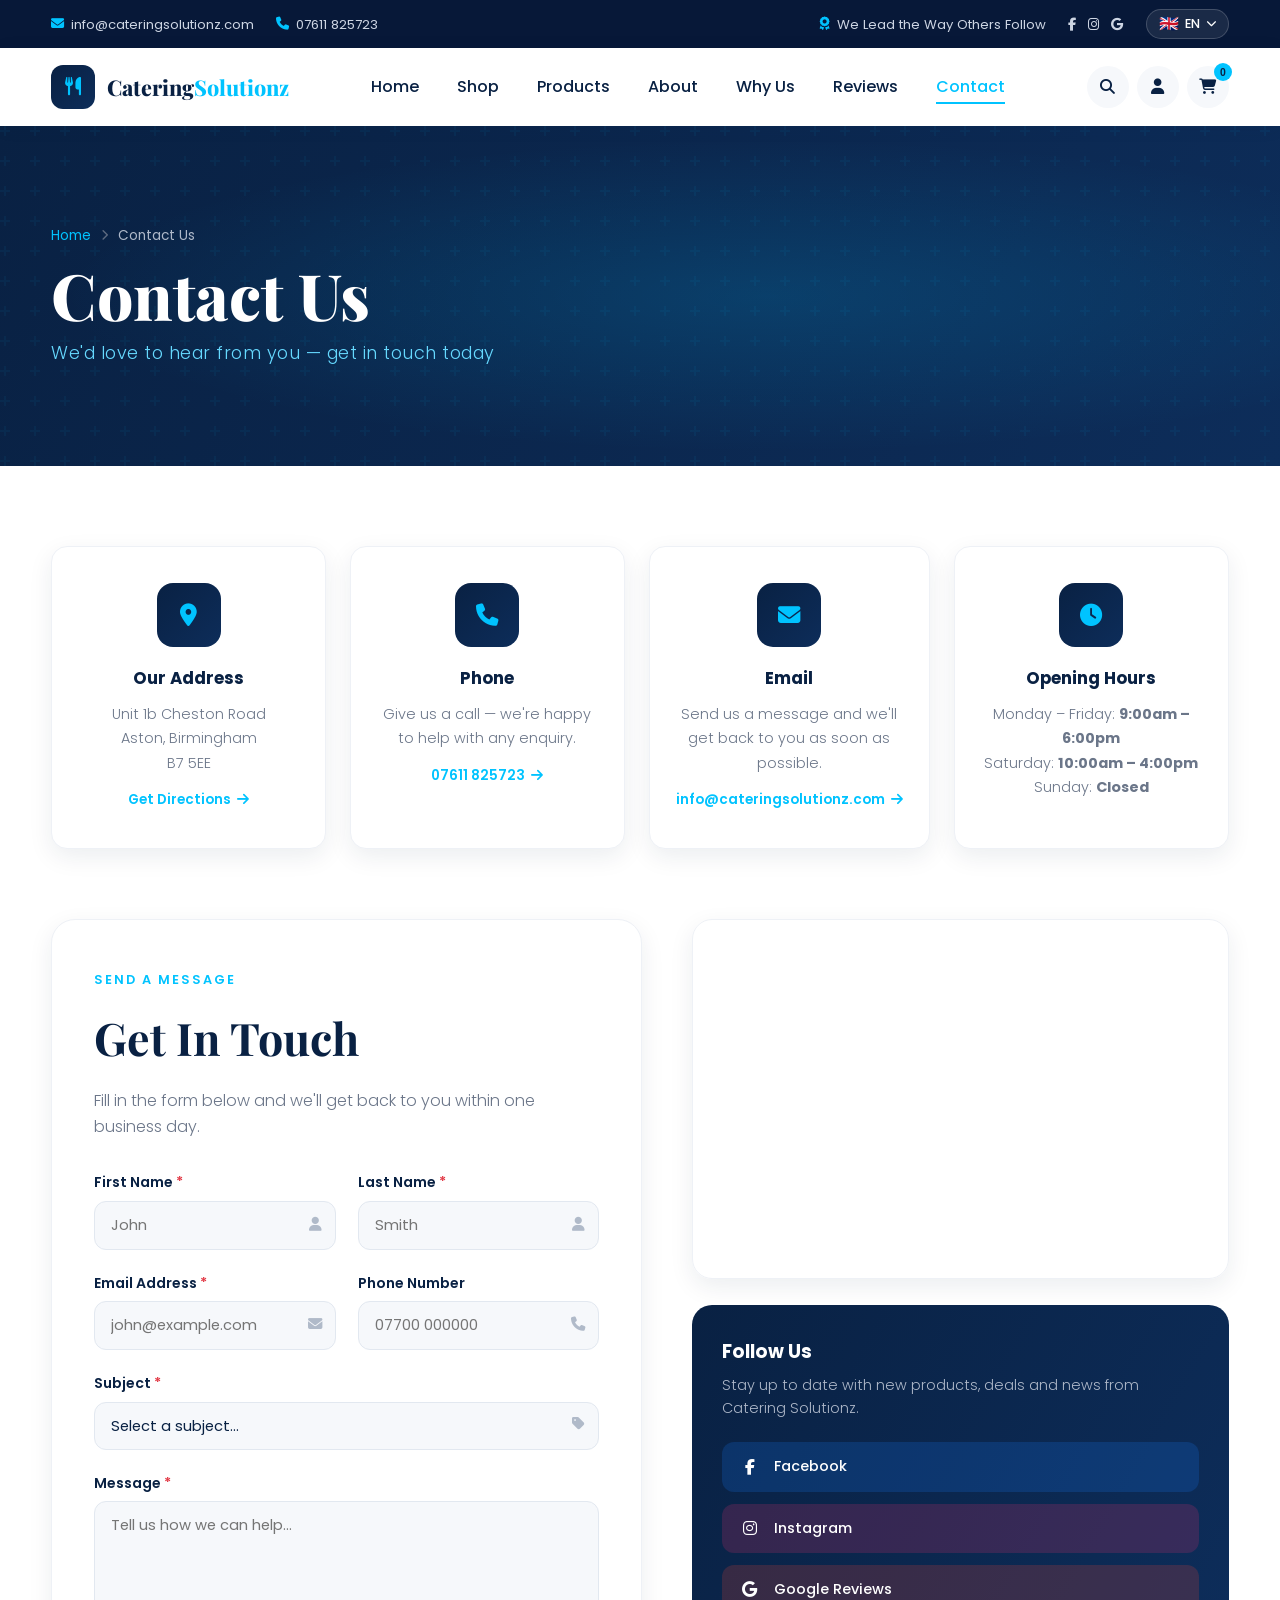
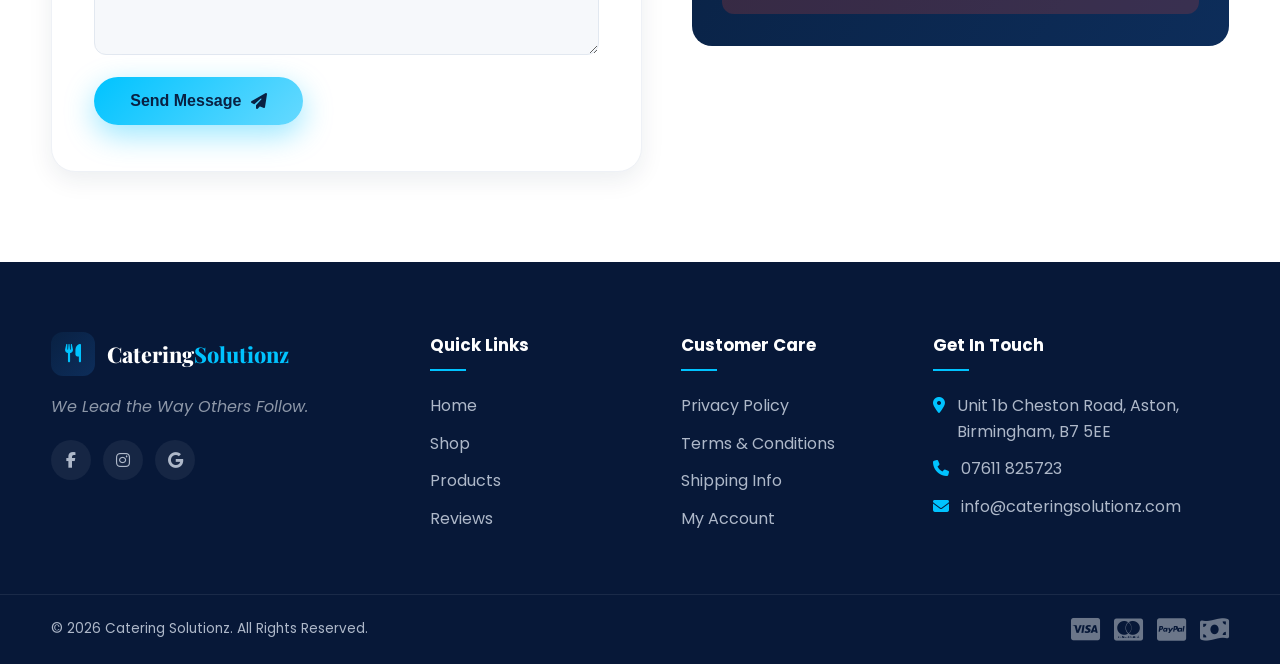
<file: contact.html>
<!DOCTYPE html>
<html lang="en">
<head>
  <meta charset="UTF-8" />
  <meta name="viewport" content="width=device-width, initial-scale=1.0" />
  <meta name="description" content="Contact Catering Solutionz — Unit 1b Cheston Road, Aston, Birmingham, B7 5EE. Call 07611 825723 or email info@cateringsolutionz.com." />
  <title>Contact Us | Catering Solutionz</title>

  <link rel="preconnect" href="https://fonts.googleapis.com" />
  <link rel="preconnect" href="https://fonts.gstatic.com" crossorigin />
  <link href="https://fonts.googleapis.com/css2?family=Playfair+Display:wght@600;700;800&family=Poppins:wght@300;400;500;600;700&display=swap" rel="stylesheet" />
  <link rel="stylesheet" href="https://cdnjs.cloudflare.com/ajax/libs/font-awesome/6.5.1/css/all.min.css" />
  <link rel="stylesheet" href="css/style.css" />
  <link rel="stylesheet" href="css/contact.css" />
</head>
<body>

  <!-- ===== PRELOADER ===== -->
  <div class="preloader" id="preloader">
    <div class="loader-ring"></div>
    <div class="loader-text">CATERING <span>SOLUTIONZ</span></div>
  </div>

  <!-- ===== TOP BAR ===== -->
  <div class="topbar">
    <div class="container topbar-inner">
      <div class="topbar-left">
        <a href="mailto:info@cateringsolutionz.com"><i class="fa-solid fa-envelope"></i> info@cateringsolutionz.com</a>
        <a href="tel:07611825723"><i class="fa-solid fa-phone"></i> 07611 825723</a>
      </div>
      <div class="topbar-right">
        <span class="topbar-slogan"><i class="fa-solid fa-award"></i> We Lead the Way Others Follow</span>
        <div class="topbar-social">
          <a href="https://www.facebook.com/ifzal.hafiz" target="_blank" aria-label="Facebook"><i class="fa-brands fa-facebook-f"></i></a>
          <a href="https://www.instagram.com/cateringsolutionz/" target="_blank" aria-label="Instagram"><i class="fa-brands fa-instagram"></i></a>
          <a href="https://share.google/IndMplzxJdc2CNqRK" target="_blank" aria-label="Google Reviews"><i class="fa-brands fa-google"></i></a>
        </div>
        <!-- Language Selector -->
        <div class="lang-selector" id="langSelector">
          <button class="lang-btn" id="langBtn" aria-label="Select language" aria-expanded="false">
            <span class="lang-flag" id="currentFlag">🇬🇧</span>
            <span class="lang-name" id="currentLang">EN</span>
            <i class="fa-solid fa-chevron-down lang-arrow"></i>
          </button>
          <ul class="lang-dropdown" id="langDropdown" role="listbox">
            <li class="lang-option active" data-lang="en" data-flag="🇬🇧" data-name="EN" role="option"><span>🇬🇧</span> English</li>
            <li class="lang-option" data-lang="ur" data-flag="🇵🇰" data-name="UR" role="option"><span>🇵🇰</span> اردو</li>
            <li class="lang-option" data-lang="pa" data-flag="🇮🇳" data-name="PA" role="option"><span>🇮🇳</span> ਪੰਜਾਬੀ</li>
            <li class="lang-option" data-lang="bn" data-flag="🇧🇩" data-name="BN" role="option"><span>🇧🇩</span> বাংলা</li>
            <li class="lang-option" data-lang="pl" data-flag="🇵🇱" data-name="PL" role="option"><span>🇵🇱</span> Polski</li>
            <li class="lang-option" data-lang="ar" data-flag="🇸🇦" data-name="AR" role="option"><span>🇸🇦</span> العربية</li>
          </ul>
        </div>
        <div id="google_translate_element" style="display:none;"></div>
      </div>
    </div>
  </div>

  <!-- ===== HEADER ===== -->
  <header class="header" id="header">
    <div class="container header-inner">
      <a href="index.html" class="logo">
        <span class="logo-mark"><i class="fa-solid fa-utensils"></i></span>
        <span class="logo-text">Catering<span>Solutionz</span></span>
      </a>
      <nav class="nav" id="nav">
        <ul class="nav-list">
          <li><a href="index.html" class="nav-link">Home</a></li>
          <li><a href="index.html#categories" class="nav-link">Shop</a></li>
          <li><a href="index.html#products" class="nav-link">Products</a></li>
          <li><a href="about.html" class="nav-link">About</a></li>
          <li><a href="index.html#features" class="nav-link">Why Us</a></li>
          <li><a href="index.html#reviews" class="nav-link">Reviews</a></li>
          <li><a href="contact.html" class="nav-link active">Contact</a></li>
        </ul>
      </nav>
      <div class="header-actions">
        <button class="icon-btn" aria-label="Search"><i class="fa-solid fa-magnifying-glass"></i></button>
        <button class="icon-btn" aria-label="Account"><i class="fa-solid fa-user"></i></button>
        <button class="icon-btn cart-btn" aria-label="Cart">
          <i class="fa-solid fa-cart-shopping"></i>
          <span class="cart-count">0</span>
        </button>
        <button class="menu-toggle" id="menuToggle" aria-label="Menu">
          <span></span><span></span><span></span>
        </button>
      </div>
    </div>
  </header>

  <!-- ===== PAGE HERO BANNER ===== -->
  <section class="page-hero">
    <div class="page-hero-overlay"></div>
    <div class="container page-hero-content">
      <nav class="breadcrumb" aria-label="Breadcrumb">
        <a href="index.html">Home</a>
        <i class="fa-solid fa-chevron-right"></i>
        <span>Contact Us</span>
      </nav>
      <h1 class="page-hero-title">Contact Us</h1>
      <p class="page-hero-sub">We'd love to hear from you — get in touch today</p>
    </div>
  </section>

  <!-- ===== CONTACT INFO CARDS ===== -->
  <section class="ct-info">
    <div class="container ct-info-grid">
      <div class="ct-info-card reveal">
        <div class="ct-info-icon"><i class="fa-solid fa-location-dot"></i></div>
        <h3>Our Address</h3>
        <p>Unit 1b Cheston Road<br>Aston, Birmingham<br>B7 5EE</p>
        <a href="https://maps.google.com/?q=Cheston+Road+Aston+Birmingham+B7+5EE" target="_blank" class="ct-info-link">Get Directions <i class="fa-solid fa-arrow-right"></i></a>
      </div>
      <div class="ct-info-card reveal" data-delay="100">
        <div class="ct-info-icon"><i class="fa-solid fa-phone"></i></div>
        <h3>Phone</h3>
        <p>Give us a call — we're happy to help with any enquiry.</p>
        <a href="tel:07611825723" class="ct-info-link">07611 825723 <i class="fa-solid fa-arrow-right"></i></a>
      </div>
      <div class="ct-info-card reveal" data-delay="200">
        <div class="ct-info-icon"><i class="fa-solid fa-envelope"></i></div>
        <h3>Email</h3>
        <p>Send us a message and we'll get back to you as soon as possible.</p>
        <a href="mailto:info@cateringsolutionz.com" class="ct-info-link">info@cateringsolutionz.com <i class="fa-solid fa-arrow-right"></i></a>
      </div>
      <div class="ct-info-card reveal" data-delay="300">
        <div class="ct-info-icon"><i class="fa-solid fa-clock"></i></div>
        <h3>Opening Hours</h3>
        <p>Monday – Friday: <strong>9:00am – 6:00pm</strong><br>Saturday: <strong>10:00am – 4:00pm</strong><br>Sunday: <strong>Closed</strong></p>
      </div>
    </div>
  </section>

  <!-- ===== CONTACT FORM + MAP ===== -->
  <section class="ct-main">
    <div class="container ct-main-inner">

      <!-- Contact Form -->
      <div class="ct-form-wrap reveal">
        <div class="ct-form-head">
          <span class="section-tag">Send a Message</span>
          <h2 class="section-title" style="text-align:left;">Get In Touch</h2>
          <p class="section-sub" style="text-align:left;">Fill in the form below and we'll get back to you within one business day.</p>
        </div>

        <form class="ct-form" id="contactForm" novalidate>
          <div class="ct-form-row">
            <div class="ct-field">
              <label for="fname">First Name <span>*</span></label>
              <input type="text" id="fname" name="fname" placeholder="John" required />
              <span class="ct-field-icon"><i class="fa-solid fa-user"></i></span>
            </div>
            <div class="ct-field">
              <label for="lname">Last Name <span>*</span></label>
              <input type="text" id="lname" name="lname" placeholder="Smith" required />
              <span class="ct-field-icon"><i class="fa-solid fa-user"></i></span>
            </div>
          </div>
          <div class="ct-form-row">
            <div class="ct-field">
              <label for="email">Email Address <span>*</span></label>
              <input type="email" id="email" name="email" placeholder="john@example.com" required />
              <span class="ct-field-icon"><i class="fa-solid fa-envelope"></i></span>
            </div>
            <div class="ct-field">
              <label for="phone">Phone Number</label>
              <input type="tel" id="phone" name="phone" placeholder="07700 000000" />
              <span class="ct-field-icon"><i class="fa-solid fa-phone"></i></span>
            </div>
          </div>
          <div class="ct-field">
            <label for="subject">Subject <span>*</span></label>
            <select id="subject" name="subject" required>
              <option value="" disabled selected>Select a subject...</option>
              <option value="product">Product Enquiry</option>
              <option value="order">Order &amp; Delivery</option>
              <option value="wholesale">Wholesale / Trade</option>
              <option value="return">Returns &amp; Refunds</option>
              <option value="other">Other</option>
            </select>
            <span class="ct-field-icon"><i class="fa-solid fa-tag"></i></span>
          </div>
          <div class="ct-field">
            <label for="message">Message <span>*</span></label>
            <textarea id="message" name="message" rows="6" placeholder="Tell us how we can help..." required></textarea>
          </div>
          <button type="submit" class="btn btn-primary ct-submit">
            <span class="ct-btn-text">Send Message</span>
            <i class="fa-solid fa-paper-plane"></i>
          </button>

          <!-- Success / error feedback -->
          <div class="ct-feedback" id="ctFeedback" aria-live="polite"></div>
        </form>
      </div>

      <!-- Map & Social -->
      <div class="ct-map-wrap reveal" data-delay="150">
        <div class="ct-map">
          <iframe
            src="https://www.google.com/maps/embed?pb=!1m18!1m12!1m3!1d2429.3!2d-1.8712!3d52.4934!2m3!1f0!2f0!3f0!3m2!1i1024!2i768!4f13.1!3m3!1m2!1s0x4870bc8e5e09c3a7%3A0x1!2sCheston%20Rd%2C%20Birmingham%20B7%205EE!5e0!3m2!1sen!2suk!4v1234567890"
            width="100%" height="100%" style="border:0;" allowfullscreen loading="lazy"
            referrerpolicy="no-referrer-when-downgrade" title="Catering Solutionz on Google Maps">
          </iframe>
        </div>
        <div class="ct-social-panel">
          <h3>Follow Us</h3>
          <p>Stay up to date with new products, deals and news from Catering Solutionz.</p>
          <div class="ct-social-links">
            <a href="https://www.facebook.com/ifzal.hafiz" target="_blank" class="ct-social-btn fb">
              <i class="fa-brands fa-facebook-f"></i>
              <span>Facebook</span>
            </a>
            <a href="https://www.instagram.com/cateringsolutionz/" target="_blank" class="ct-social-btn ig">
              <i class="fa-brands fa-instagram"></i>
              <span>Instagram</span>
            </a>
            <a href="https://share.google/IndMplzxJdc2CNqRK" target="_blank" class="ct-social-btn gg">
              <i class="fa-brands fa-google"></i>
              <span>Google Reviews</span>
            </a>
          </div>
        </div>
      </div>

    </div>
  </section>

  <!-- ===== FOOTER ===== -->
  <footer class="footer" id="footer">
    <div class="container footer-grid">
      <div class="footer-col">
        <a href="index.html" class="logo logo-footer">
          <span class="logo-mark"><i class="fa-solid fa-utensils"></i></span>
          <span class="logo-text">Catering<span>Solutionz</span></span>
        </a>
        <p class="footer-slogan">We Lead the Way Others Follow.</p>
        <div class="footer-social">
          <a href="https://www.facebook.com/ifzal.hafiz" target="_blank" aria-label="Facebook"><i class="fa-brands fa-facebook-f"></i></a>
          <a href="https://www.instagram.com/cateringsolutionz/" target="_blank" aria-label="Instagram"><i class="fa-brands fa-instagram"></i></a>
          <a href="https://share.google/IndMplzxJdc2CNqRK" target="_blank" aria-label="Google"><i class="fa-brands fa-google"></i></a>
        </div>
      </div>
      <div class="footer-col">
        <h4>Quick Links</h4>
        <ul>
          <li><a href="index.html">Home</a></li>
          <li><a href="index.html#categories">Shop</a></li>
          <li><a href="index.html#products">Products</a></li>
          <li><a href="index.html#reviews">Reviews</a></li>
        </ul>
      </div>
      <div class="footer-col">
        <h4>Customer Care</h4>
        <ul>
          <li><a href="#">Privacy Policy</a></li>
          <li><a href="#">Terms &amp; Conditions</a></li>
          <li><a href="#">Shipping Info</a></li>
          <li><a href="#">My Account</a></li>
        </ul>
      </div>
      <div class="footer-col">
        <h4>Get In Touch</h4>
        <ul class="footer-contact">
          <li><i class="fa-solid fa-location-dot"></i> Unit 1b Cheston Road, Aston, Birmingham, B7 5EE</li>
          <li><i class="fa-solid fa-phone"></i> <a href="tel:07611825723">07611 825723</a></li>
          <li><i class="fa-solid fa-envelope"></i> <a href="mailto:info@cateringsolutionz.com">info@cateringsolutionz.com</a></li>
        </ul>
      </div>
    </div>
    <div class="footer-bottom">
      <div class="container footer-bottom-inner">
        <p>&copy; 2026 Catering Solutionz. All Rights Reserved.</p>
        <div class="pay-methods">
          <i class="fa-brands fa-cc-visa"></i>
          <i class="fa-brands fa-cc-mastercard"></i>
          <i class="fa-brands fa-cc-paypal"></i>
          <i class="fa-solid fa-money-bill-wave"></i>
        </div>
      </div>
    </div>
  </footer>

  <!-- Google Translate -->
  <script type="text/javascript">
    function googleTranslateElementInit() {
      new google.translate.TranslateElement({
        pageLanguage: 'en',
        includedLanguages: 'en,ur,pa,bn,pl,ar',
        layout: google.translate.TranslateElement.InlineLayout.SIMPLE,
        autoDisplay: false
      }, 'google_translate_element');
    }
  </script>
  <script src="//translate.google.com/translate_a/element.js?cb=googleTranslateElementInit"></script>
  <script src="js/main.js"></script>
  <script src="js/contact.js"></script>
</body>
</html>
</file>
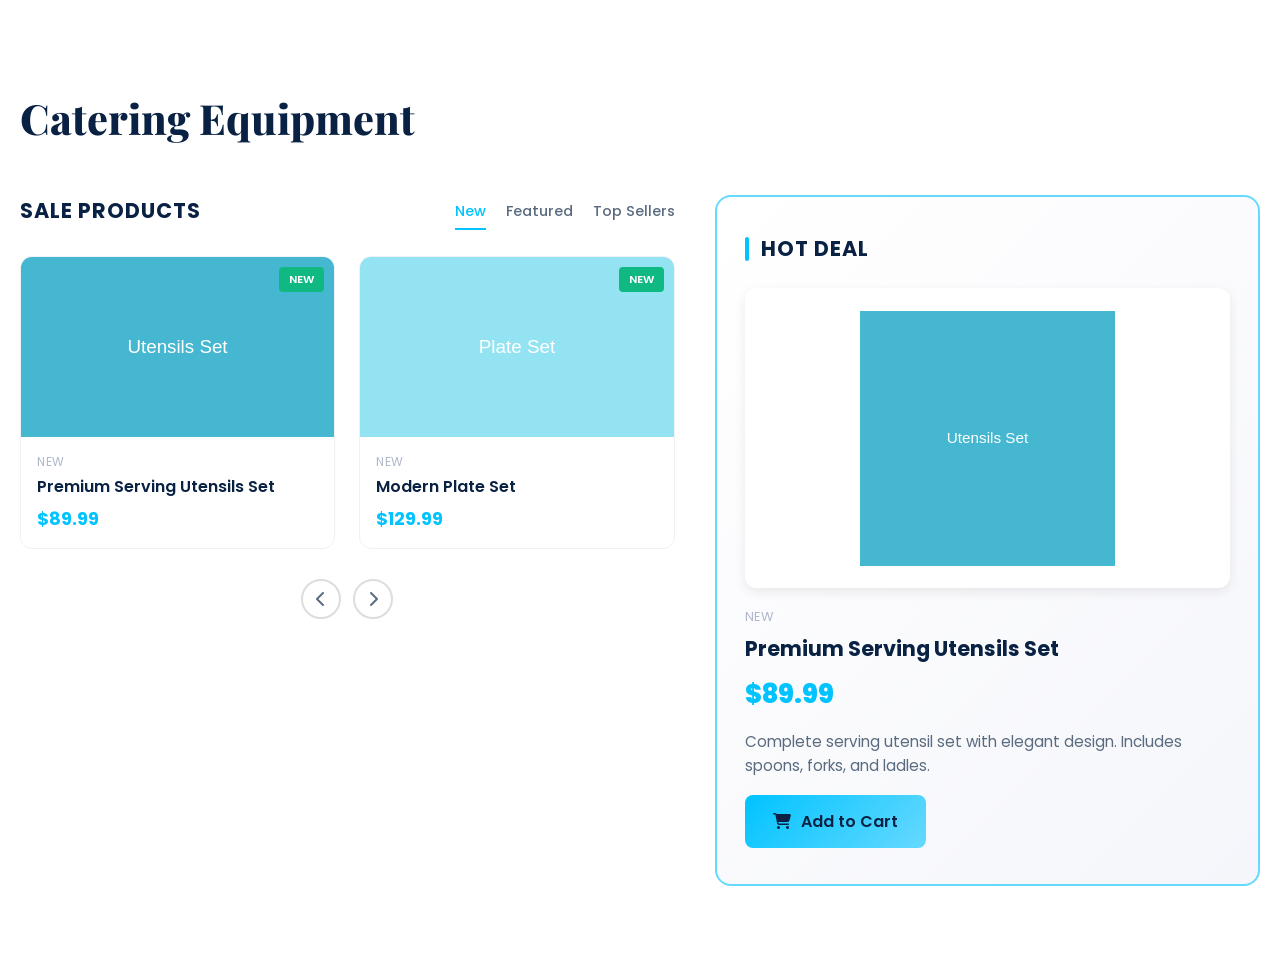
<file: home-equipment.html>
<!DOCTYPE html>
<html lang="en">
<head>
  <meta charset="UTF-8" />
  <meta name="viewport" content="width=device-width, initial-scale=1.0" />
  <title>Catering Equipment — Catering Solutionz</title>
  <link rel="preconnect" href="https://fonts.googleapis.com" />
  <link rel="preconnect" href="https://fonts.gstatic.com" crossorigin />
  <link href="https://fonts.googleapis.com/css2?family=Playfair+Display:wght@700;800&family=Poppins:wght@300;400;600&display=swap" rel="stylesheet" />
  <link rel="stylesheet" href="https://cdnjs.cloudflare.com/ajax/libs/font-awesome/6.5.1/css/all.min.css" />

  <style>
    :root {
      --navy: #092143;
      --navy-2: #0d2d5a;
      --gold: #00c3ff;
      --gold-soft: #66d9ff;
      --dark: #071838;
      --light: #f5f6fb;
      --grey: #5a6b7f;
      --grey-light: #aeb8c9;
      --shadow: 0 12px 32px rgba(0, 195, 255, 0.15);
      --shadow-sm: 0 4px 12px rgba(0, 0, 0, 0.08);
      --trans: all 0.3s cubic-bezier(0.16, 1, 0.3, 1);
      --font-head: 'Playfair Display', serif;
      --font-body: 'Poppins', sans-serif;
    }

    *, *::before, *::after {
      margin: 0;
      padding: 0;
      box-sizing: border-box;
    }

    body {
      font-family: var(--font-body);
      background: #fff;
    }

    .cs-equipment {
      padding: 90px 20px;
      background: #fff;
      overflow: hidden;
    }

    .cs-equipment-container {
      max-width: 1400px;
      margin: 0 auto;
    }

    .cs-section-title {
      font-family: var(--font-head);
      font-size: clamp(1.8rem, 4vw, 2.6rem);
      font-weight: 800;
      color: var(--navy);
      margin-bottom: 50px;
    }

    .cs-equipment-wrapper {
      display: grid;
      grid-template-columns: 1.2fr 1fr;
      gap: 40px;
      align-items: start;
    }

    /* ===== LEFT SIDE - PRODUCTS GRID ===== */
    .cs-products-section {
      display: flex;
      flex-direction: column;
      gap: 30px;
    }

    .cs-products-header {
      display: flex;
      align-items: center;
      justify-content: space-between;
      flex-wrap: wrap;
      gap: 20px;
    }

    .cs-products-title {
      font-size: 1.3rem;
      font-weight: 700;
      color: var(--navy);
      text-transform: uppercase;
      letter-spacing: 1px;
    }

    .cs-products-tabs {
      display: flex;
      gap: 20px;
      list-style: none;
    }

    .cs-products-tabs button {
      padding: 0;
      border: none;
      background: none;
      color: var(--grey);
      font-size: 0.9rem;
      font-weight: 500;
      cursor: pointer;
      transition: var(--trans);
      font-family: var(--font-body);
      position: relative;
    }

    .cs-products-tabs button:hover,
    .cs-products-tabs button.active {
      color: var(--gold);
    }

    .cs-products-tabs button.active::after {
      content: "";
      position: absolute;
      bottom: -8px;
      left: 0;
      right: 0;
      height: 2px;
      background: var(--gold);
    }

    .cs-products-grid {
      display: grid;
      grid-template-columns: repeat(2, 1fr);
      gap: 24px;
    }

    .cs-product-item {
      background: #fff;
      border-radius: 12px;
      overflow: hidden;
      border: 1px solid #eef1f6;
      transition: var(--trans);
      opacity: 0;
      animation: csSlideUp 0.6s cubic-bezier(0.16, 1, 0.3, 1) forwards;
    }

    .cs-product-item:nth-child(1) { animation-delay: 0.1s; }
    .cs-product-item:nth-child(2) { animation-delay: 0.15s; }
    .cs-product-item:nth-child(3) { animation-delay: 0.2s; }
    .cs-product-item:nth-child(4) { animation-delay: 0.25s; }

    .cs-product-item:hover {
      transform: translateY(-8px);
      box-shadow: var(--shadow);
      border-color: var(--gold-soft);
    }

    .cs-product-img {
      position: relative;
      width: 100%;
      height: 180px;
      background: linear-gradient(135deg, var(--light), #e8ecf4);
      display: flex;
      align-items: center;
      justify-content: center;
      overflow: hidden;
    }

    .cs-product-img img {
      width: 100%;
      height: 100%;
      object-fit: cover;
      transition: var(--trans);
    }

    .cs-product-item:hover .cs-product-img img {
      transform: scale(1.08);
    }

    .cs-badge {
      position: absolute;
      top: 10px;
      right: 10px;
      padding: 4px 10px;
      border-radius: 4px;
      font-size: 0.7rem;
      font-weight: 600;
      text-transform: uppercase;
    }

    .cs-badge.new {
      background: #10b981;
      color: #fff;
    }

    .cs-badge.hot {
      background: #ef4444;
      color: #fff;
    }

    .cs-product-body {
      padding: 16px;
    }

    .cs-product-cat {
      font-size: 0.75rem;
      color: var(--grey-light);
      text-transform: uppercase;
      letter-spacing: 0.5px;
      margin-bottom: 6px;
    }

    .cs-product-name {
      font-size: 1rem;
      font-weight: 600;
      color: var(--navy);
      margin-bottom: 8px;
      line-height: 1.3;
    }

    .cs-product-price {
      font-size: 1.1rem;
      font-weight: 700;
      color: var(--gold);
    }

    .cs-product-price .old {
      font-size: 0.85rem;
      color: var(--grey-light);
      text-decoration: line-through;
      margin-left: 6px;
    }

    .cs-nav-arrows {
      display: flex;
      gap: 12px;
      justify-content: center;
    }

    .cs-nav-arrow {
      width: 40px;
      height: 40px;
      border-radius: 50%;
      border: 2px solid #ddd;
      background: #fff;
      color: var(--grey);
      cursor: pointer;
      display: flex;
      align-items: center;
      justify-content: center;
      transition: var(--trans);
      font-size: 1rem;
    }

    .cs-nav-arrow:hover {
      border-color: var(--gold);
      color: var(--gold);
    }

    /* ===== RIGHT SIDE - FEATURED PRODUCT ===== */
    .cs-featured-section {
      background: linear-gradient(135deg, #ffffff 0%, var(--light) 100%);
      border: 2px solid var(--gold-soft);
      border-radius: 16px;
      padding: 36px 28px;
      display: flex;
      flex-direction: column;
      gap: 24px;
      opacity: 0;
      animation: csSlideUp 0.8s 0.3s cubic-bezier(0.16, 1, 0.3, 1) forwards;
    }

    .cs-featured-title {
      font-size: 1.3rem;
      font-weight: 700;
      color: var(--navy);
      text-transform: uppercase;
      letter-spacing: 1px;
      display: flex;
      align-items: center;
      gap: 12px;
    }

    .cs-featured-title::before {
      content: "";
      width: 4px;
      height: 24px;
      background: var(--gold);
      border-radius: 2px;
    }

    .cs-featured-product {
      text-align: center;
      display: flex;
      flex-direction: column;
      gap: 20px;
    }

    .cs-featured-img {
      width: 100%;
      height: 300px;
      background: #fff;
      border-radius: 12px;
      overflow: hidden;
      display: flex;
      align-items: center;
      justify-content: center;
      box-shadow: var(--shadow-sm);
    }

    .cs-featured-img img {
      width: 85%;
      height: 85%;
      object-fit: contain;
    }

    .cs-featured-badge {
      position: absolute;
      top: 16px;
      right: 16px;
      padding: 8px 14px;
      background: var(--gold);
      color: var(--navy);
      border-radius: 6px;
      font-weight: 600;
      font-size: 0.8rem;
      text-transform: uppercase;
    }

    .cs-featured-content {
      text-align: left;
    }

    .cs-featured-cat {
      font-size: 0.8rem;
      color: var(--grey-light);
      text-transform: uppercase;
      letter-spacing: 0.5px;
      margin-bottom: 8px;
    }

    .cs-featured-name {
      font-size: 1.3rem;
      font-weight: 700;
      color: var(--navy);
      margin-bottom: 12px;
      line-height: 1.4;
    }

    .cs-featured-price {
      font-size: 1.6rem;
      font-weight: 800;
      color: var(--gold);
      margin-bottom: 16px;
    }

    .cs-featured-desc {
      color: var(--grey);
      font-size: 0.95rem;
      line-height: 1.6;
      margin-bottom: 16px;
    }

    .cs-featured-btn {
      padding: 14px 28px;
      background: linear-gradient(135deg, var(--gold), var(--gold-soft));
      color: var(--navy);
      border: none;
      border-radius: 8px;
      font-weight: 600;
      font-size: 1rem;
      cursor: pointer;
      transition: var(--trans);
      font-family: var(--font-body);
      display: inline-flex;
      align-items: center;
      justify-content: center;
      gap: 10px;
    }

    .cs-featured-btn:hover {
      transform: translateY(-3px);
      box-shadow: 0 12px 28px rgba(0, 195, 255, 0.35);
    }

    /* ===== RESPONSIVE ===== */
    @media (max-width: 1024px) {
      .cs-equipment-wrapper {
        grid-template-columns: 1fr;
        gap: 30px;
      }

      .cs-products-grid {
        grid-template-columns: repeat(2, 1fr);
      }

      .cs-featured-img {
        height: 250px;
      }
    }

    @media (max-width: 768px) {
      .cs-equipment {
        padding: 60px 16px;
      }

      .cs-section-title {
        margin-bottom: 30px;
      }

      .cs-products-grid {
        grid-template-columns: 1fr;
      }

      .cs-featured-section {
        padding: 24px 20px;
      }

      .cs-featured-img {
        height: 220px;
      }
    }

    @media (max-width: 480px) {
      .cs-equipment {
        padding: 50px 12px;
      }

      .cs-section-title {
        font-size: clamp(1.3rem, 3vw, 1.8rem);
      }

      .cs-products-title,
      .cs-featured-title {
        font-size: 1.1rem;
      }

      .cs-products-tabs {
        gap: 12px;
      }

      .cs-products-tabs button {
        font-size: 0.8rem;
      }

      .cs-product-item {
        box-shadow: none;
      }

      .cs-featured-section {
        border-radius: 12px;
      }

      .cs-featured-name {
        font-size: 1.1rem;
      }

      .cs-featured-price {
        font-size: 1.4rem;
      }
    }

    @keyframes csSlideUp {
      from {
        opacity: 0;
        transform: translateY(24px);
      }
      to {
        opacity: 1;
        transform: translateY(0);
      }
    }
  </style>
</head>
<body>

  <section class="cs-equipment">
    <div class="cs-equipment-container">
      <h2 class="cs-section-title">Catering Equipment</h2>

      <div class="cs-equipment-wrapper">
        <!-- LEFT SIDE - PRODUCTS GRID -->
        <div class="cs-products-section">
          <div class="cs-products-header">
            <div class="cs-products-title">Sale Products</div>
            <ul class="cs-products-tabs">
              <li><button class="tab-btn active" data-tab="new">New</button></li>
              <li><button class="tab-btn" data-tab="featured">Featured</button></li>
              <li><button class="tab-btn" data-tab="topsellers">Top Sellers</button></li>
            </ul>
          </div>

          <div class="cs-products-grid" id="productsGrid">
            <!-- Products will be generated here -->
          </div>

          <div class="cs-nav-arrows">
            <button class="cs-nav-arrow" id="prevBtn"><i class="fa-solid fa-chevron-left"></i></button>
            <button class="cs-nav-arrow" id="nextBtn"><i class="fa-solid fa-chevron-right"></i></button>
          </div>
        </div>

        <!-- RIGHT SIDE - FEATURED PRODUCT -->
        <div class="cs-featured-section">
          <h3 class="cs-featured-title">Hot Deal</h3>

          <div class="cs-featured-product">
            <div class="cs-featured-img" id="featuredImg">
              <!-- Image will be generated -->
            </div>

            <div class="cs-featured-content">
              <div class="cs-featured-cat" id="featuredCat"></div>
              <h4 class="cs-featured-name" id="featuredName"></h4>
              <div class="cs-featured-price" id="featuredPrice"></div>
              <p class="cs-featured-desc" id="featuredDesc"></p>
              <button class="cs-featured-btn">
                <i class="fa-solid fa-shopping-cart"></i> Add to Cart
              </button>
            </div>
          </div>
        </div>
      </div>
    </div>
  </section>

  <script>
    const products = [
      {
        id: 1,
        name: "Premium Serving Utensils Set",
        type: "new",
        price: "$89.99",
        originalPrice: null,
        badge: "new",
        image: "data:image/svg+xml,%3Csvg xmlns='http://www.w3.org/2000/svg' width='400' height='400'%3E%3Crect fill='%2345B7D1' width='400' height='400'/%3E%3Ctext x='50%' y='50%' font-size='24' fill='white' text-anchor='middle' dy='.3em' font-family='Arial'%3EUtensils Set%3C/text%3E%3C/svg%3E",
        description: "Complete serving utensil set with elegant design. Includes spoons, forks, and ladles."
      },
      {
        id: 2,
        name: "Modern Plate Set",
        type: "new",
        price: "$129.99",
        originalPrice: null,
        badge: "new",
        image: "data:image/svg+xml,%3Csvg xmlns='http://www.w3.org/2000/svg' width='400' height='400'%3E%3Crect fill='%2394E3F2' width='400' height='400'/%3E%3Ctext x='50%' y='50%' font-size='24' fill='white' text-anchor='middle' dy='.3em' font-family='Arial'%3EPlate Set%3C/text%3E%3C/svg%3E",
        description: "Elegant modern dinnerware set. Perfect for catering events and formal dining."
      },
      {
        id: 3,
        name: "Stainless Steel Chafing Dish",
        type: "featured",
        price: "$189.00",
        originalPrice: "$229.00",
        badge: "hot",
        image: "data:image/svg+xml,%3Csvg xmlns='http://www.w3.org/2000/svg' width='400' height='400'%3E%3Crect fill='%23FF6B6B' width='400' height='400'/%3E%3Ctext x='50%' y='50%' font-size='24' fill='white' text-anchor='middle' dy='.3em' font-family='Arial'%3EChafing Dish%3C/text%3E%3C/svg%3E",
        description: "Professional grade stainless steel chafing dish with folding stand. Perfect for keeping food warm at events and buffets."
      },
      {
        id: 4,
        name: "Elegant Buffet Stand",
        type: "featured",
        price: "$329.00",
        originalPrice: "$379.00",
        badge: null,
        image: "data:image/svg+xml,%3Csvg xmlns='http://www.w3.org/2000/svg' width='400' height='400'%3E%3Crect fill='%2395E1D3' width='400' height='400'/%3E%3Ctext x='50%' y='50%' font-size='24' fill='white' text-anchor='middle' dy='.3em' font-family='Arial'%3EBuffet Stand%3C/text%3E%3C/svg%3E",
        description: "Premium buffet stand with adjustable height. Creates a professional catering setup."
      },
      {
        id: 5,
        name: "Crystal Glass Set",
        type: "featured",
        price: "$159.00",
        originalPrice: "$189.00",
        badge: "sale",
        image: "data:image/svg+xml,%3Csvg xmlns='http://www.w3.org/2000/svg' width='400' height='400'%3E%3Crect fill='%233FA9D6' width='400' height='400'/%3E%3Ctext x='50%' y='50%' font-size='24' fill='white' text-anchor='middle' dy='.3em' font-family='Arial'%3EGlass Set%3C/text%3E%3C/svg%3E",
        description: "Elegant crystal glassware for beverages. Perfect for upscale catering services."
      },
      {
        id: 6,
        name: "Professional Food Warmer",
        type: "topsellers",
        price: "$249.00",
        originalPrice: "$299.00",
        badge: "sale",
        image: "data:image/svg+xml,%3Csvg xmlns='http://www.w3.org/2000/svg' width='400' height='400'%3E%3Crect fill='%234ECDC4' width='400' height='400'/%3E%3Ctext x='50%' y='50%' font-size='24' fill='white' text-anchor='middle' dy='.3em' font-family='Arial'%3EFood Warmer%3C/text%3E%3C/svg%3E",
        description: "Electric food warmer with adjustable temperature control. Maintains food quality for hours."
      },
      {
        id: 7,
        name: "Deluxe Serving Tray",
        type: "topsellers",
        price: "$99.99",
        originalPrice: null,
        badge: null,
        image: "data:image/svg+xml,%3Csvg xmlns='http://www.w3.org/2000/svg' width='400' height='400'%3E%3Crect fill='%2365C7CB' width='400' height='400'/%3E%3Ctext x='50%' y='50%' font-size='24' fill='white' text-anchor='middle' dy='.3em' font-family='Arial'%3EServing Tray%3C/text%3E%3C/svg%3E",
        description: "High-quality serving trays ideal for presentations and buffet displays."
      },
      {
        id: 8,
        name: "Catering Cart",
        type: "topsellers",
        price: "$449.00",
        originalPrice: "$499.00",
        badge: "hot",
        image: "data:image/svg+xml,%3Csvg xmlns='http://www.w3.org/2000/svg' width='400' height='400'%3E%3Crect fill='%235DB3B8' width='400' height='400'/%3E%3Ctext x='50%' y='50%' font-size='24' fill='white' text-anchor='middle' dy='.3em' font-family='Arial'%3ECatering Cart%3C/text%3E%3C/svg%3E",
        description: "Professional catering cart with multiple shelves and sturdy wheels for easy transport."
      }
    ];

    let currentTab = "new";

    function renderProducts() {
      const filtered = currentTab === "all"
        ? products
        : products.filter(p => p.type === currentTab);

      const grid = document.getElementById("productsGrid");
      grid.innerHTML = filtered.map(product => `
        <div class="cs-product-item">
          <div class="cs-product-img">
            <img src="${product.image}" alt="${product.name}" loading="lazy">
            ${product.badge ? `<span class="cs-badge ${product.badge}">${product.badge}</span>` : ''}
          </div>
          <div class="cs-product-body">
            <div class="cs-product-cat">${product.type}</div>
            <h4 class="cs-product-name">${product.name}</h4>
            <div class="cs-product-price">
              ${product.price}
              ${product.originalPrice ? `<span class="old">${product.originalPrice}</span>` : ''}
            </div>
          </div>
        </div>
      `).join("");

      // Set featured product to first item
      const featured = filtered[0];
      document.getElementById("featuredImg").innerHTML =
        `<img src="${featured.image}" alt="${featured.name}" loading="lazy">`;
      document.getElementById("featuredCat").textContent = featured.type;
      document.getElementById("featuredName").textContent = featured.name;
      document.getElementById("featuredPrice").textContent = featured.price;
      document.getElementById("featuredDesc").textContent = featured.description;
    }

    // Tab functionality
    document.querySelectorAll(".tab-btn").forEach(btn => {
      btn.addEventListener("click", function() {
        document.querySelectorAll(".tab-btn").forEach(b => b.classList.remove("active"));
        this.classList.add("active");
        currentTab = this.dataset.tab;
        renderProducts();
      });
    });

    // Navigation buttons
    document.getElementById("prevBtn").addEventListener("click", () => {
      console.log("Prev clicked");
    });

    document.getElementById("nextBtn").addEventListener("click", () => {
      console.log("Next clicked");
    });

    // Initial render
    renderProducts();
  </script>

</body>
</html>
</file>
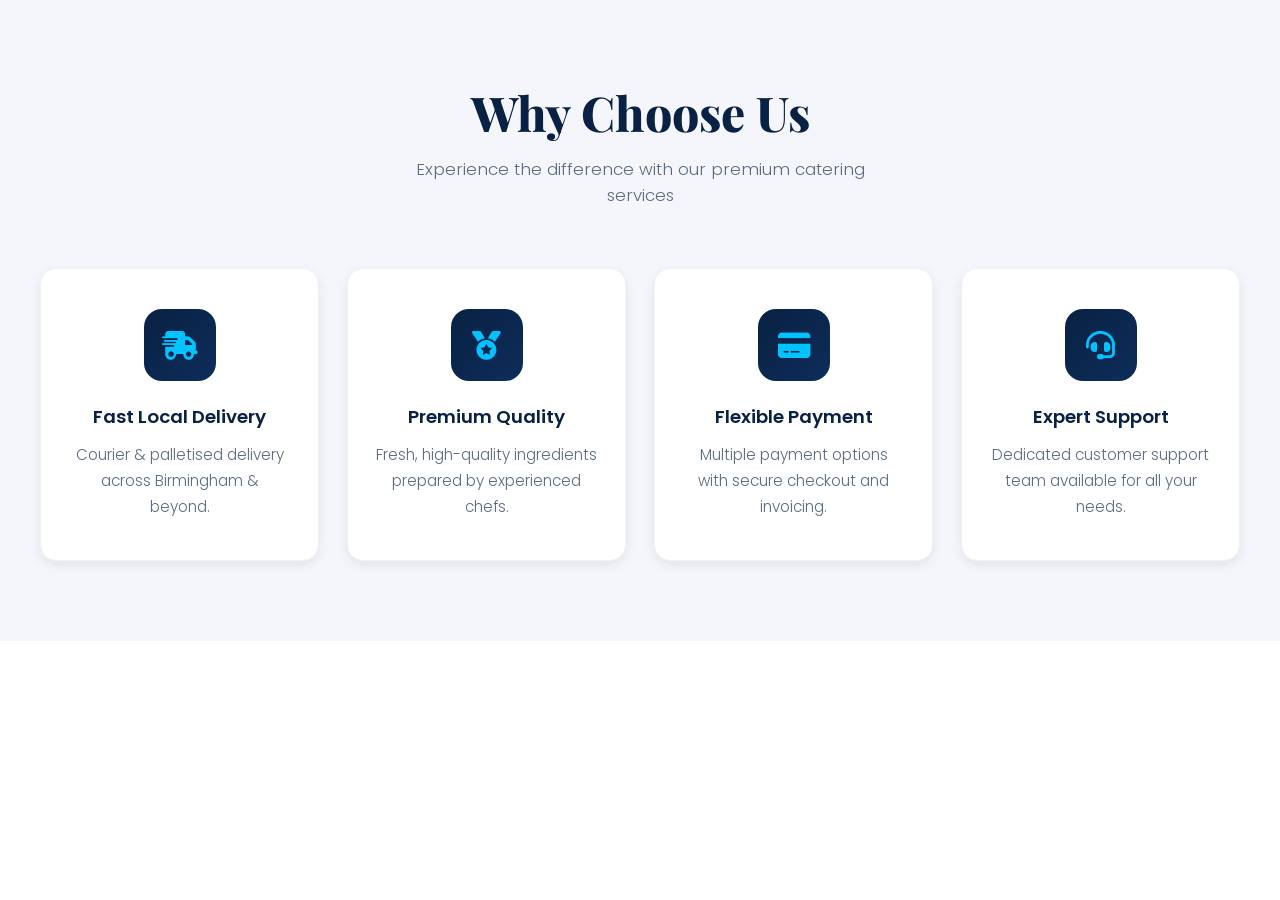
<file: home-feature.html>
<!DOCTYPE html>
<html lang="en">
<head>
  <meta charset="UTF-8" />
  <meta name="viewport" content="width=device-width, initial-scale=1.0" />
  <title>Feature Section — Catering Solutionz</title>
  <link rel="preconnect" href="https://fonts.googleapis.com" />
  <link rel="preconnect" href="https://fonts.gstatic.com" crossorigin />
  <link href="https://fonts.googleapis.com/css2?family=Playfair+Display:wght@700;800&family=Poppins:wght@300;400;600&display=swap" rel="stylesheet" />
  <link rel="stylesheet" href="https://cdnjs.cloudflare.com/ajax/libs/font-awesome/6.5.1/css/all.min.css" />

  <style>
    :root {
      --navy: #092143;
      --navy-2: #0d2d5a;
      --gold: #00c3ff;
      --gold-soft: #66d9ff;
      --dark: #071838;
      --light: #f5f6fb;
      --grey: #5a6b7f;
      --shadow: 0 12px 32px rgba(0, 195, 255, 0.15);
      --shadow-sm: 0 4px 12px rgba(0, 0, 0, 0.08);
      --trans: all 0.3s cubic-bezier(0.16, 1, 0.3, 1);
      --font-head: 'Playfair Display', serif;
      --font-body: 'Poppins', sans-serif;
    }

    *, *::before, *::after {
      margin: 0;
      padding: 0;
      box-sizing: border-box;
    }

    body {
      font-family: var(--font-body);
      background: #fff;
    }

    .cs-features {
      padding: 80px 20px;
      background: var(--light);
      overflow: hidden;
    }

    .cs-features-container {
      max-width: 1200px;
      margin: 0 auto;
    }

    .cs-features-header {
      text-align: center;
      margin-bottom: 60px;
    }

    .cs-features-header h2 {
      font-family: var(--font-head);
      font-size: clamp(2rem, 5vw, 3rem);
      font-weight: 800;
      color: var(--navy);
      margin-bottom: 12px;
      opacity: 0;
      transform: translateY(24px);
      animation: csReveal 0.8s 0.2s cubic-bezier(0.16, 1, 0.3, 1) forwards;
    }

    .cs-features-header p {
      font-size: 1.05rem;
      color: var(--grey);
      font-weight: 300;
      max-width: 500px;
      margin: 0 auto;
      opacity: 0;
      transform: translateY(24px);
      animation: csReveal 0.8s 0.4s cubic-bezier(0.16, 1, 0.3, 1) forwards;
    }

    .cs-features-grid {
      display: grid;
      grid-template-columns: repeat(auto-fit, minmax(260px, 1fr));
      gap: 28px;
      margin-top: 10px;
    }

    .cs-feature-card {
      background: #fff;
      border-radius: 16px;
      padding: 40px 28px;
      text-align: center;
      border: 1px solid #eef1f6;
      box-shadow: var(--shadow-sm);
      transition: var(--trans);
      opacity: 0;
      transform: translateY(32px);
    }

    .cs-feature-card.reveal {
      animation: csReveal 0.8s cubic-bezier(0.16, 1, 0.3, 1) forwards;
    }

    .cs-feature-card:nth-child(1) { animation-delay: 0.3s; }
    .cs-feature-card:nth-child(2) { animation-delay: 0.4s; }
    .cs-feature-card:nth-child(3) { animation-delay: 0.5s; }
    .cs-feature-card:nth-child(4) { animation-delay: 0.6s; }

    .cs-feature-card:hover {
      transform: translateY(-12px);
      box-shadow: var(--shadow);
      border-color: var(--gold-soft);
    }

    .cs-feature-icon {
      display: inline-flex;
      align-items: center;
      justify-content: center;
      width: 72px;
      height: 72px;
      margin: 0 auto 22px;
      background: linear-gradient(135deg, var(--navy), var(--navy-2));
      color: var(--gold);
      border-radius: 18px;
      font-size: 1.8rem;
      transition: var(--trans);
    }

    .cs-feature-card:hover .cs-feature-icon {
      background: linear-gradient(135deg, var(--gold), var(--gold-soft));
      color: var(--navy);
      transform: rotateY(180deg);
    }

    .cs-feature-card h3 {
      font-size: 1.15rem;
      color: var(--navy);
      margin-bottom: 12px;
      font-weight: 600;
    }

    .cs-feature-card p {
      color: var(--grey);
      font-size: 0.95rem;
      font-weight: 300;
      line-height: 1.7;
    }

    @keyframes csReveal {
      from {
        opacity: 0;
        transform: translateY(32px);
      }
      to {
        opacity: 1;
        transform: translateY(0);
      }
    }

    /* ── Responsive ── */
    @media (max-width: 768px) {
      .cs-features {
        padding: 60px 16px;
      }

      .cs-features-header h2 {
        font-size: clamp(1.6rem, 4vw, 2.2rem);
      }

      .cs-features-grid {
        grid-template-columns: 1fr;
        gap: 20px;
      }

      .cs-feature-card {
        padding: 32px 24px;
      }
    }

    @media (max-width: 480px) {
      .cs-features {
        padding: 50px 16px;
      }

      .cs-feature-card {
        padding: 28px 20px;
      }

      .cs-feature-icon {
        width: 64px;
        height: 64px;
        font-size: 1.5rem;
      }

      .cs-feature-card h3 {
        font-size: 1rem;
      }

      .cs-feature-card p {
        font-size: 0.9rem;
      }
    }
  </style>
</head>
<body>

  <section class="cs-features">
    <div class="cs-features-container">
      <div class="cs-features-header">
        <h2>Why Choose Us</h2>
        <p>Experience the difference with our premium catering services</p>
      </div>

      <div class="cs-features-grid">
        <div class="cs-feature-card reveal">
          <span class="cs-feature-icon">
            <i class="fa-solid fa-truck-fast"></i>
          </span>
          <h3>Fast Local Delivery</h3>
          <p>Courier & palletised delivery across Birmingham & beyond.</p>
        </div>

        <div class="cs-feature-card reveal">
          <span class="cs-feature-icon">
            <i class="fa-solid fa-medal"></i>
          </span>
          <h3>Premium Quality</h3>
          <p>Fresh, high-quality ingredients prepared by experienced chefs.</p>
        </div>

        <div class="cs-feature-card reveal">
          <span class="cs-feature-icon">
            <i class="fa-solid fa-credit-card"></i>
          </span>
          <h3>Flexible Payment</h3>
          <p>Multiple payment options with secure checkout and invoicing.</p>
        </div>

        <div class="cs-feature-card reveal">
          <span class="cs-feature-icon">
            <i class="fa-solid fa-headset"></i>
          </span>
          <h3>Expert Support</h3>
          <p>Dedicated customer support team available for all your needs.</p>
        </div>
      </div>
    </div>
  </section>

  <script>
    // Reveal on scroll animation
    const revealElements = document.querySelectorAll('.cs-feature-card.reveal');

    const revealObserver = new IntersectionObserver((entries) => {
      entries.forEach(entry => {
        if (entry.isIntersecting) {
          entry.target.style.opacity = '1';
          entry.target.style.transform = 'translateY(0)';
          revealObserver.unobserve(entry.target);
        }
      });
    }, {
      threshold: 0.15,
      rootMargin: '0px 0px -50px 0px'
    });

    revealElements.forEach(el => {
      el.style.opacity = '0';
      el.style.transform = 'translateY(32px)';
      revealObserver.observe(el);
    });
  </script>

</body>
</html>
</file>
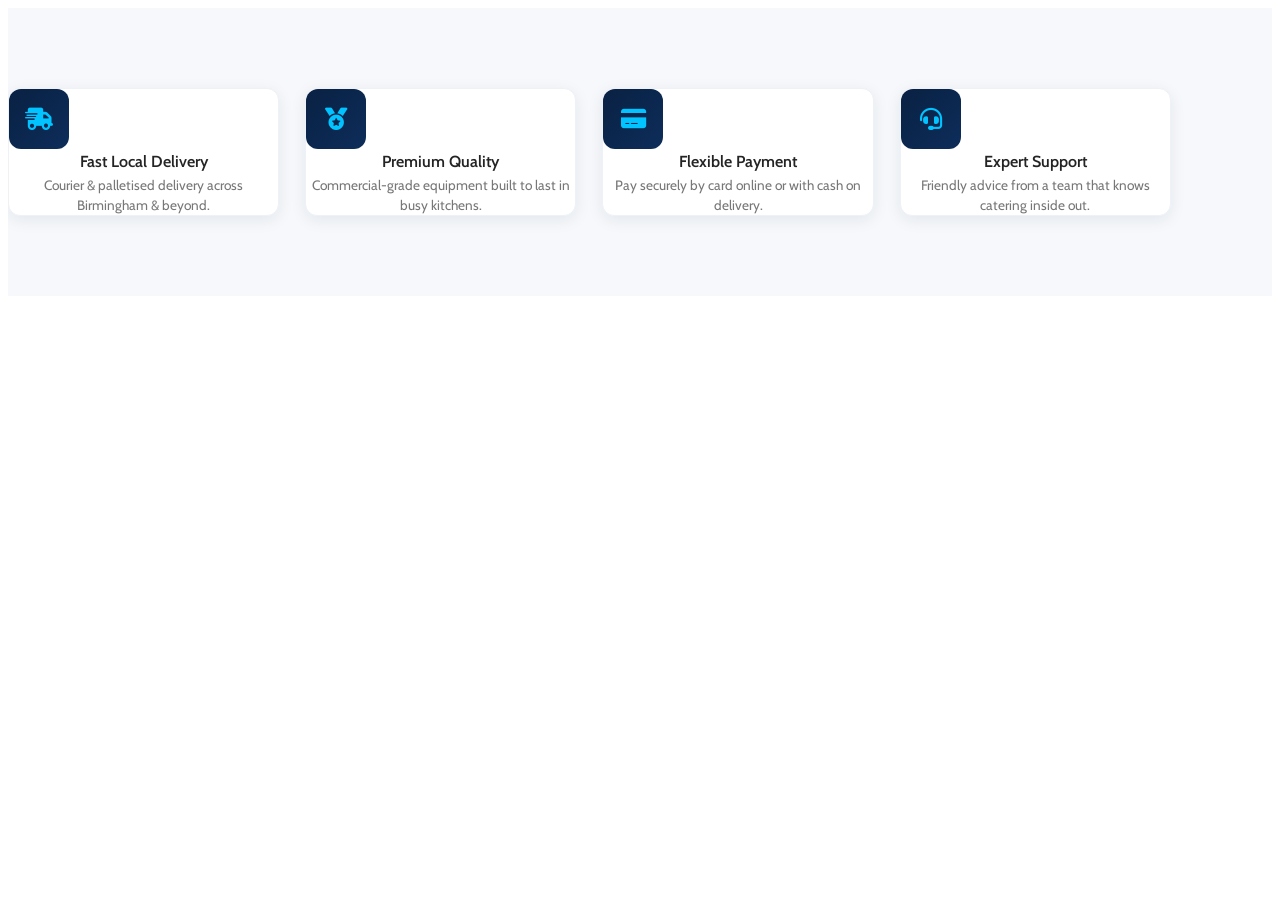
<file: home-service.html>
<!DOCTYPE html>
<html lang="en">
<head>
  <meta charset="UTF-8" />
  <meta name="viewport" content="width=device-width, initial-scale=1.0" />
  <title>Services — Catering Solutionz</title>
  <link rel="preconnect" href="https://fonts.googleapis.com" />
  <link rel="preconnect" href="https://fonts.gstatic.com" crossorigin />
  <link href="https://fonts.googleapis.com/css2?family=Cabin:wght@400;600&family=Lato:wght@400;700&display=swap" rel="stylesheet" />
  <link rel="stylesheet" href="https://cdnjs.cloudflare.com/ajax/libs/font-awesome/6.5.1/css/all.min.css" />

  <style>
    #hs-service-section {
      --navy: #092143;
      --navy-2: #0d2d5a;
      --gold: #00c3ff;
      --gold-soft: #66d9ff;
      --light: #f6f8fb;
      --grey: #777777;
      --text-color: #777777;
      --title-color: #242424;
      --white: #ffffff;
      --radius: 12px;
      --trans: 0.4s cubic-bezier(0.16, 1, 0.3, 1);
      --shadow-sm: 0 4px 16px rgba(9, 33, 67, 0.08);
      --shadow: 0 18px 50px rgba(9, 33, 67, 0.12);
    }

    #hs-service-section * {
      margin: 0;
      padding: 0;
      box-sizing: border-box;
    }

    #hs-service-section {
      font-family: "Cabin", Arial, Helvetica, sans-serif;
      background: var(--light);
      overflow-x: hidden;
      line-height: 1.6;
    }

    #hs-service-section a {
      text-decoration: none;
      color: inherit;
    }

    .hs-container {
      width: min(1200px, 92%);
      margin: 0 auto;
    }

    /* ===== SERVICES ===== */
    .hs-service {
      padding: 80px 0;
    }

    .hs-features-grid {
      display: grid;
      grid-template-columns: repeat(4, 1fr);
      gap: 26px;
    }

    .hs-feature-card {
      background: #fff;
      padding: 28px 20px;
      border-radius: var(--radius);
      text-align: center;
      box-shadow: var(--shadow-sm);
      transition: var(--trans);
      border: 1px solid #eef1f6;
    }

    .hs-feature-card:hover {
      transform: translateY(-10px);
      box-shadow: var(--shadow);
    }

    .hs-feature-icon {
      width: 60px;
      height: 60px;
      margin: 0 auto 16px;
      display: grid;
      place-items: center;
      background: linear-gradient(135deg, var(--navy), var(--navy-2));
      color: var(--gold);
      border-radius: 12px;
      font-size: 1.4rem;
      transition: var(--trans);
    }

    .hs-feature-card:hover .hs-feature-icon {
      transform: rotateY(180deg);
      background: linear-gradient(135deg, var(--gold), var(--gold-soft));
      color: var(--navy);
    }

    .hs-feature-card h3 {
      font-size: 1rem;
      margin-bottom: 8px;
      color: var(--title-color);
      font-weight: 600;
    }

    .hs-feature-card p {
      color: var(--grey);
      font-size: 0.85rem;
      font-weight: 300;
      line-height: 1.5;
    }

    /* ===== RESPONSIVE ===== */
    @media (max-width: 1024px) {
      .hs-features-grid {
        grid-template-columns: repeat(2, 1fr);
      }
    }

    @media (max-width: 560px) {
      .hs-service {
        padding: 60px 0;
      }

      .hs-features-grid {
        grid-template-columns: 1fr;
        gap: 20px;
      }

      .hs-feature-card {
        padding: 32px 20px;
      }

      .hs-feature-icon {
        width: 60px;
        height: 60px;
        font-size: 1.4rem;
        margin-bottom: 16px;
      }

      .hs-feature-card h3 {
        font-size: 1rem;
      }

      .hs-feature-card p {
        font-size: 0.88rem;
      }
    }
  </style>
</head>
<body>

  <!-- ===== SERVICES ===== -->
  <section class="hs-service" id="hs-service-section">
    <div class="hs-container hs-features-grid">
      <div class="hs-feature-card">
        <span class="hs-feature-icon"><i class="fa-solid fa-truck-fast"></i></span>
        <h3>Fast Local Delivery</h3>
        <p>Courier &amp; palletised delivery across Birmingham &amp; beyond.</p>
      </div>
      <div class="hs-feature-card">
        <span class="hs-feature-icon"><i class="fa-solid fa-medal"></i></span>
        <h3>Premium Quality</h3>
        <p>Commercial-grade equipment built to last in busy kitchens.</p>
      </div>
      <div class="hs-feature-card">
        <span class="hs-feature-icon"><i class="fa-solid fa-credit-card"></i></span>
        <h3>Flexible Payment</h3>
        <p>Pay securely by card online or with cash on delivery.</p>
      </div>
      <div class="hs-feature-card">
        <span class="hs-feature-icon"><i class="fa-solid fa-headset"></i></span>
        <h3>Expert Support</h3>
        <p>Friendly advice from a team that knows catering inside out.</p>
      </div>
    </div>
  </section>

</body>
</html>
</file>
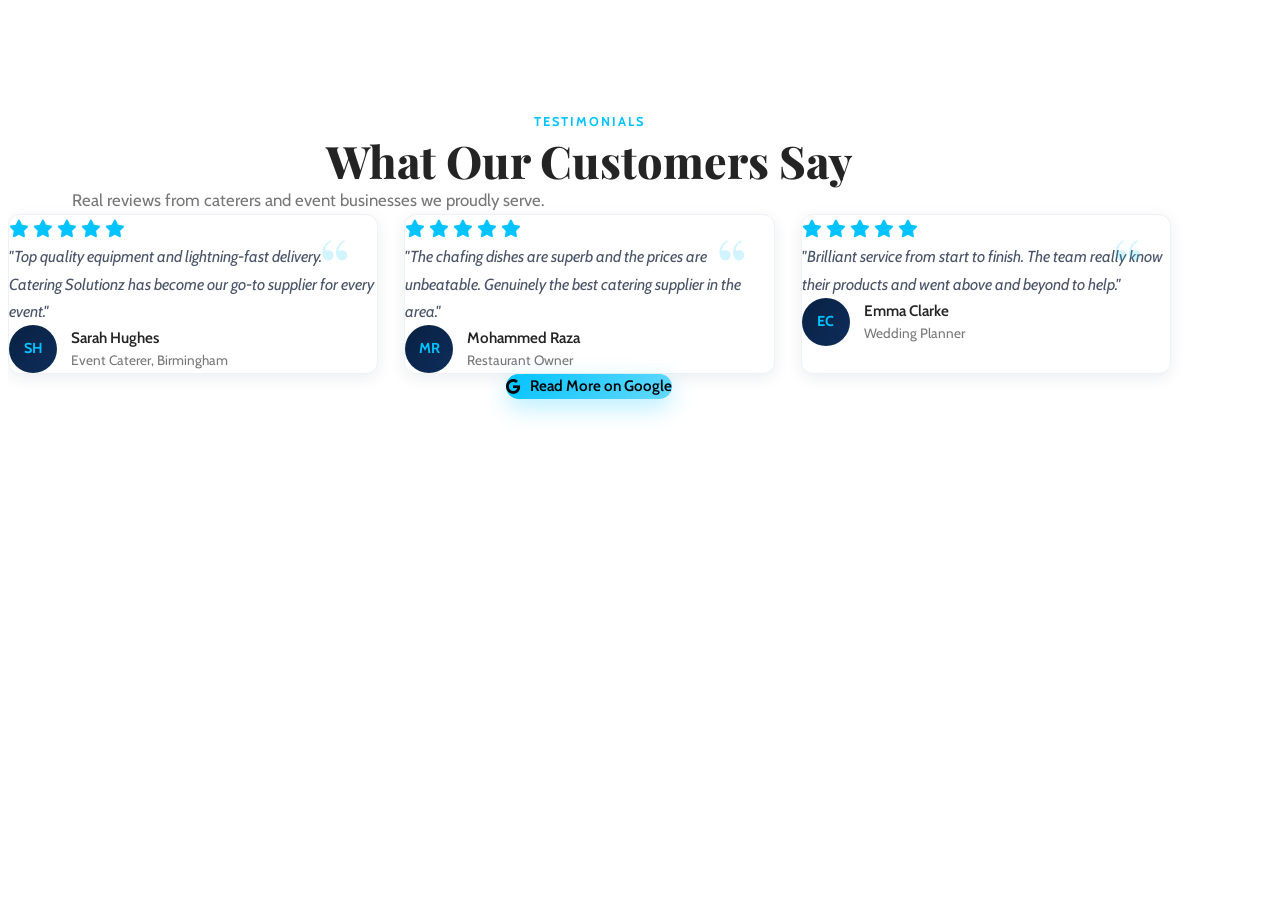
<file: home-testimonials.html>
<!DOCTYPE html>
<html lang="en">
<head>
  <meta charset="UTF-8" />
  <meta name="viewport" content="width=device-width, initial-scale=1.0" />
  <title>Testimonials — Catering Solutionz</title>
  <link rel="preconnect" href="https://fonts.googleapis.com" />
  <link rel="preconnect" href="https://fonts.gstatic.com" crossorigin />
  <link href="https://fonts.googleapis.com/css2?family=Playfair+Display:wght@700;800&family=Cabin:wght@400;600&display=swap" rel="stylesheet" />
  <link rel="stylesheet" href="https://cdnjs.cloudflare.com/ajax/libs/font-awesome/6.5.1/css/all.min.css" />

  <style>
    #tm-testimonials-section {
      --navy: #092143;
      --navy-2: #0d2d5a;
      --gold: #00c3ff;
      --gold-soft: #66d9ff;
      --light: #f6f8fb;
      --grey: #777777;
      --text-color: #777777;
      --title-color: #242424;
      --white: #ffffff;
      --radius: 12px;
      --trans: 0.4s cubic-bezier(0.16, 1, 0.3, 1);
      --shadow-sm: 0 4px 16px rgba(9, 33, 67, 0.08);
      --shadow: 0 18px 50px rgba(9, 33, 67, 0.12);
    }

    #tm-testimonials-section * {
      margin: 0;
      padding: 0;
      box-sizing: border-box;
    }

    #tm-testimonials-section {
      font-family: "Cabin", Arial, Helvetica, sans-serif;
      background: var(--white);
      overflow-x: hidden;
      line-height: 1.6;
    }

    #tm-testimonials-section a {
      text-decoration: none;
      color: inherit;
    }

    .tm-container {
      width: min(1200px, 92%);
      margin: 0 auto;
    }

    /* ===== TESTIMONIALS ===== */
    .tm-testimonials {
      padding: 100px 0;
    }

    .tm-section-head {
      text-align: center;
      margin-bottom: 60px;
      opacity: 0;
      transform: translateY(32px);
      animation: tmReveal 0.8s cubic-bezier(0.16, 1, 0.3, 1) forwards;
    }

    .tm-section-tag {
      display: inline-block;
      font-size: 0.8rem;
      font-weight: 700;
      color: var(--gold);
      text-transform: uppercase;
      letter-spacing: 2px;
      margin-bottom: 16px;
    }

    .tm-section-title {
      font-family: "Playfair Display", serif;
      font-size: clamp(2rem, 4vw, 2.8rem);
      font-weight: 800;
      color: var(--title-color);
      margin-bottom: 16px;
      line-height: 1.2;
    }

    .tm-section-sub {
      color: var(--text-color);
      font-size: 1.05rem;
      font-weight: 400;
      max-width: 600px;
      margin: 0 auto;
    }

    .tm-review-grid {
      display: grid;
      grid-template-columns: repeat(3, 1fr);
      gap: 26px;
      margin-bottom: 44px;
    }

    .tm-review-card {
      background: #fff;
      border: 1px solid #eef1f6;
      border-radius: var(--radius);
      padding: 34px 30px;
      box-shadow: var(--shadow-sm);
      transition: var(--trans);
      position: relative;
      opacity: 0;
      transform: translateY(32px);
      animation: tmReveal 0.8s cubic-bezier(0.16, 1, 0.3, 1) forwards;
    }

    .tm-review-card:nth-child(1) { animation-delay: 0.1s; }
    .tm-review-card:nth-child(2) { animation-delay: 0.2s; }
    .tm-review-card:nth-child(3) { animation-delay: 0.3s; }

    .tm-review-card::before {
      content: "\201C";
      font-family: "Playfair Display", serif;
      position: absolute;
      top: 10px;
      right: 26px;
      font-size: 5rem;
      color: rgba(0, 195, 255, 0.18);
      line-height: 1;
    }

    .tm-review-card:hover {
      transform: translateY(-8px);
      box-shadow: var(--shadow);
    }

    .tm-stars {
      color: var(--gold);
      margin-bottom: 16px;
      font-size: 1.1rem;
    }

    .tm-review-card p {
      color: #4a5468;
      font-style: italic;
      margin-bottom: 22px;
      font-weight: 400;
      line-height: 1.7;
    }

    .tm-reviewer {
      display: flex;
      align-items: center;
      gap: 14px;
    }

    .tm-avatar {
      width: 48px;
      height: 48px;
      border-radius: 50%;
      background: linear-gradient(135deg, var(--navy), var(--navy-2));
      color: var(--gold);
      display: grid;
      place-items: center;
      font-weight: 700;
      font-size: 0.9rem;
      flex-shrink: 0;
    }

    .tm-reviewer-info strong {
      display: block;
      font-size: 0.95rem;
      color: var(--title-color);
      font-weight: 600;
    }

    .tm-reviewer-info small {
      color: var(--grey);
      font-size: 0.85rem;
      display: block;
      margin-top: 2px;
    }

    .tm-review-cta {
      text-align: center;
      opacity: 0;
      transform: translateY(32px);
      animation: tmReveal 0.8s 0.4s cubic-bezier(0.16, 1, 0.3, 1) forwards;
    }

    .tm-btn {
      display: inline-flex;
      align-items: center;
      gap: 10px;
      padding: 14px 32px;
      background: linear-gradient(135deg, var(--gold), var(--gold-soft));
      color: var(--navy);
      font-family: "Cabin", Arial, Helvetica, sans-serif;
      font-size: 0.95rem;
      font-weight: 600;
      border-radius: 50px;
      border: none;
      cursor: pointer;
      transition: var(--trans);
      box-shadow: 0 8px 24px rgba(0, 195, 255, 0.3);
    }

    .tm-btn:hover {
      transform: translateY(-4px);
      box-shadow: 0 12px 32px rgba(0, 195, 255, 0.45);
    }

    .tm-btn i {
      transition: transform 0.3s ease;
    }

    .tm-btn:hover i {
      transform: translateX(4px);
    }

    @keyframes tmReveal {
      from {
        opacity: 0;
        transform: translateY(32px);
      }
      to {
        opacity: 1;
        transform: translateY(0);
      }
    }

    /* ===== RESPONSIVE ===== */
    @media (max-width: 1024px) {
      .tm-testimonials {
        padding: 80px 0;
      }

      .tm-review-grid {
        grid-template-columns: 1fr 1fr;
        gap: 24px;
      }

      .tm-section-title {
        font-size: clamp(1.6rem, 3.5vw, 2.4rem);
      }
    }

    @media (max-width: 560px) {
      .tm-testimonials {
        padding: 60px 0;
      }

      .tm-review-grid {
        grid-template-columns: 1fr;
        gap: 20px;
      }

      .tm-review-card {
        padding: 28px 22px;
      }

      .tm-section-title {
        font-size: clamp(1.3rem, 3vw, 1.8rem);
        margin-bottom: 12px;
      }

      .tm-section-sub {
        font-size: 0.95rem;
      }

      .tm-review-card p {
        font-size: 0.9rem;
        margin-bottom: 18px;
      }

      .tm-avatar {
        width: 42px;
        height: 42px;
        font-size: 0.85rem;
      }

      .tm-reviewer-info strong {
        font-size: 0.9rem;
      }

      .tm-reviewer-info small {
        font-size: 0.8rem;
      }

      .tm-btn {
        padding: 12px 28px;
        font-size: 0.9rem;
      }
    }
  </style>
</head>
<body>

  <!-- ===== TESTIMONIALS ===== -->
  <section class="tm-testimonials" id="tm-testimonials-section">
    <div class="tm-container">
      <div class="tm-section-head">
        <span class="tm-section-tag">Testimonials</span>
        <h2 class="tm-section-title">What Our Customers Say</h2>
        <p class="tm-section-sub">Real reviews from caterers and event businesses we proudly serve.</p>
      </div>

      <div class="tm-review-grid">
        <div class="tm-review-card">
          <div class="tm-stars">
            <i class="fa-solid fa-star"></i>
            <i class="fa-solid fa-star"></i>
            <i class="fa-solid fa-star"></i>
            <i class="fa-solid fa-star"></i>
            <i class="fa-solid fa-star"></i>
          </div>
          <p>"Top quality equipment and lightning-fast delivery. Catering Solutionz has become our go-to supplier for every event."</p>
          <div class="tm-reviewer">
            <span class="tm-avatar">SH</span>
            <div class="tm-reviewer-info">
              <strong>Sarah Hughes</strong>
              <small>Event Caterer, Birmingham</small>
            </div>
          </div>
        </div>

        <div class="tm-review-card">
          <div class="tm-stars">
            <i class="fa-solid fa-star"></i>
            <i class="fa-solid fa-star"></i>
            <i class="fa-solid fa-star"></i>
            <i class="fa-solid fa-star"></i>
            <i class="fa-solid fa-star"></i>
          </div>
          <p>"The chafing dishes are superb and the prices are unbeatable. Genuinely the best catering supplier in the area."</p>
          <div class="tm-reviewer">
            <span class="tm-avatar">MR</span>
            <div class="tm-reviewer-info">
              <strong>Mohammed Raza</strong>
              <small>Restaurant Owner</small>
            </div>
          </div>
        </div>

        <div class="tm-review-card">
          <div class="tm-stars">
            <i class="fa-solid fa-star"></i>
            <i class="fa-solid fa-star"></i>
            <i class="fa-solid fa-star"></i>
            <i class="fa-solid fa-star"></i>
            <i class="fa-solid fa-star"></i>
          </div>
          <p>"Brilliant service from start to finish. The team really know their products and went above and beyond to help."</p>
          <div class="tm-reviewer">
            <span class="tm-avatar">EC</span>
            <div class="tm-reviewer-info">
              <strong>Emma Clarke</strong>
              <small>Wedding Planner</small>
            </div>
          </div>
        </div>
      </div>

      <div class="tm-review-cta">
        <a href="https://share.google/IndMplzxJdc2CNqRK" target="_blank" class="tm-btn">
          <i class="fa-brands fa-google"></i> Read More on Google
        </a>
      </div>
    </div>
  </section>

</body>
</html>
</file>
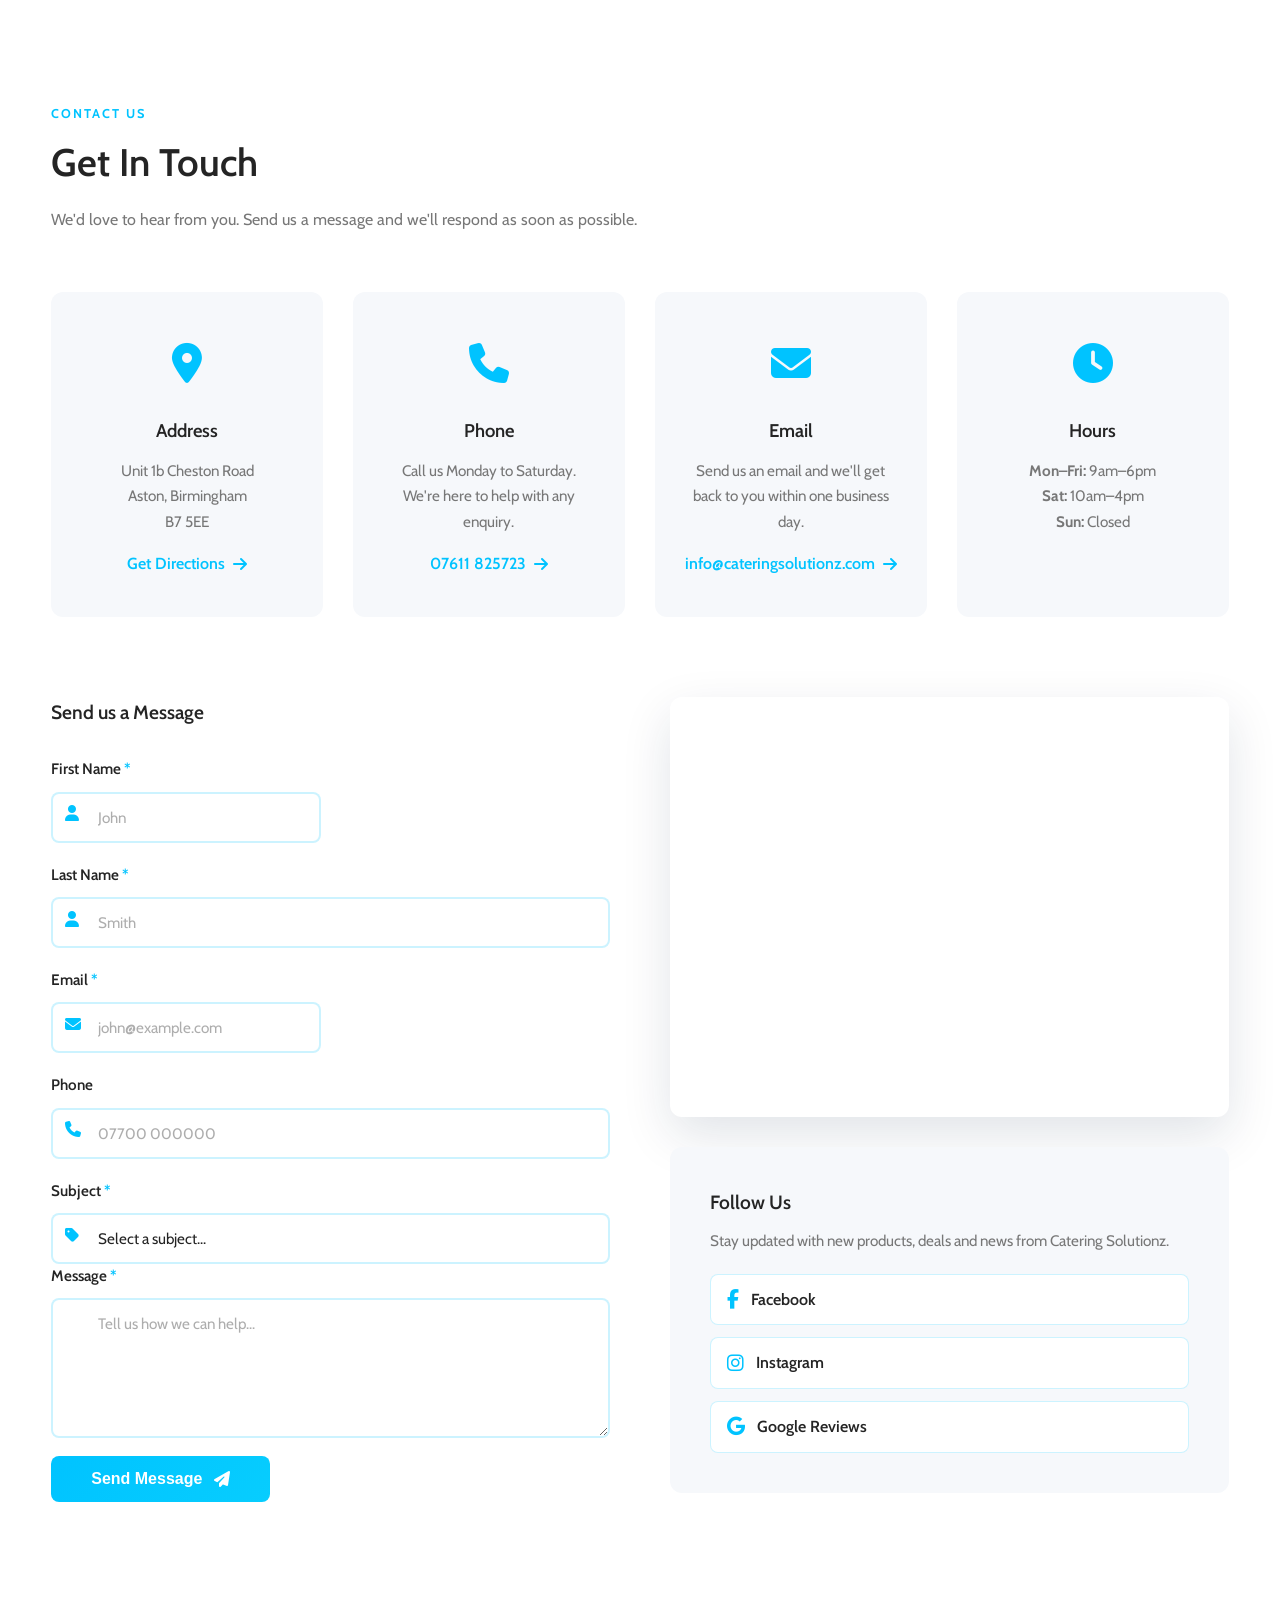
<file: modified-contact.html>
<!DOCTYPE html>
<html lang="en">
<head>
	<meta charset="UTF-8" />
	<meta name="viewport" content="width=device-width, initial-scale=1.0" />
	<title>Contact Section — Catering Solutionz</title>
	<link rel="preconnect" href="https://fonts.googleapis.com" />
	<link rel="preconnect" href="https://fonts.gstatic.com" crossorigin />
	<link href="https://fonts.googleapis.com/css2?family=Cabin:wght@400;600&family=Lato:wght@400;700&display=swap" rel="stylesheet" />
	<link rel="stylesheet" href="https://cdnjs.cloudflare.com/ajax/libs/font-awesome/6.5.1/css/all.min.css" />

	<style>
		:root {
			--primary: #00c3ff;
			--primary-alt: #07cdfe;
			--navy: #092143;
			--title-color: #242424;
			--text-color: #777777;
			--white: #ffffff;
			--light-bg: #f6f8fb;
			--dark-bg: #0a0a0a;
			--trans: 0.4s cubic-bezier(0.16, 1, 0.3, 1);
			--font-head: "Cabin", Arial, Helvetica, sans-serif;
			--font-body: "Cabin", Arial, Helvetica, sans-serif;
		}

		* {
			margin: 0;
			padding: 0;
			box-sizing: border-box;
		}

		body {
			font-family: var(--font-body);
			color: var(--text-color);
			background: var(--white);
			line-height: 1.6;
		}

		a {
			text-decoration: none;
			color: inherit;
		}

		img {
			max-width: 100%;
			display: block;
		}

		.ct-container {
			width: min(1222px, 92%);
			margin: 0 auto;
		}

		/* ===== CONTACT SECTION ===== */
		.ct-contact {
			padding: 100px 0;
			background: var(--white);
		}

		.ct-section-tag {
			display: inline-block;
			font-size: 0.8rem;
			font-weight: 700;
			color: var(--primary);
			text-transform: uppercase;
			letter-spacing: 2px;
			margin-bottom: 16px;
		}

		.ct-section-title {
			font-family: var(--font-head);
			font-size: clamp(1.8rem, 4vw, 2.4rem);
			font-weight: 600;
			line-height: 1.2;
			color: var(--title-color);
			margin-bottom: 20px;
		}

		.ct-section-subtitle {
			font-size: 1rem;
			color: var(--text-color);
			margin-bottom: 60px;
			max-width: 600px;
		}

		/* ===== INFO CARDS ===== */
		.ct-info-grid {
			display: grid;
			grid-template-columns: repeat(4, 1fr);
			gap: 30px;
			margin-bottom: 80px;
		}

		.ct-info-card {
			background: var(--light-bg);
			padding: 40px 30px;
			border-radius: 12px;
			text-align: center;
			transition: var(--trans);
			animation: ctReveal 0.8s ease-out forwards;
			opacity: 0;
			transform: translateY(20px);
		}

		.ct-info-card:nth-child(1) { animation-delay: 0s; }
		.ct-info-card:nth-child(2) { animation-delay: 0.1s; }
		.ct-info-card:nth-child(3) { animation-delay: 0.2s; }
		.ct-info-card:nth-child(4) { animation-delay: 0.3s; }

		.ct-info-card:hover {
			background: rgba(0, 195, 255, 0.08);
			transform: translateY(-8px);
		}

		.ct-info-icon {
			font-size: 2.5rem;
			color: var(--primary);
			margin-bottom: 20px;
		}

		.ct-info-card h3 {
			font-size: 1.15rem;
			font-weight: 600;
			color: var(--title-color);
			margin-bottom: 12px;
		}

		.ct-info-card p {
			font-size: 0.95rem;
			color: var(--text-color);
			margin-bottom: 16px;
			line-height: 1.7;
		}

		.ct-info-link {
			display: inline-flex;
			align-items: center;
			gap: 8px;
			color: var(--primary);
			font-weight: 600;
			transition: var(--trans);
		}

		.ct-info-link:hover {
			gap: 12px;
			color: var(--primary-alt);
		}

		/* ===== FORM & MAP SECTION ===== */
		.ct-main {
			padding: 0;
			background: var(--white);
		}

		.ct-main-inner {
			display: grid;
			grid-template-columns: 1fr 1fr;
			gap: 60px;
			align-items: start;
		}

		.ct-form-wrap {
			animation: ctReveal 0.8s 0.1s ease-out forwards;
			opacity: 0;
			transform: translateY(20px);
		}

		.ct-form-wrap h3 {
			font-size: 1.2rem;
			font-weight: 600;
			color: var(--title-color);
			margin-bottom: 30px;
		}

		.ct-form {
			margin-top: 0;
		}

		.ct-form-row {
			display: grid;
			grid-template-columns: 1fr 1fr;
			gap: 20px;
			margin-bottom: 20px;
		}

		.ct-field {
			position: relative;
		}

		.ct-field label {
			display: block;
			font-size: 0.95rem;
			font-weight: 600;
			color: var(--title-color);
			margin-bottom: 10px;
		}

		.ct-field label span {
			color: var(--primary);
		}

		.ct-field input,
		.ct-field select,
		.ct-field textarea {
			width: 100%;
			padding: 14px 16px 14px 45px;
			border: 2px solid rgba(0, 195, 255, 0.2);
			border-radius: 8px;
			font-family: var(--font-body);
			font-size: 0.95rem;
			color: var(--title-color);
			background: var(--white);
			transition: var(--trans);
		}

		.ct-field input:focus,
		.ct-field select:focus,
		.ct-field textarea:focus {
			outline: none;
			border-color: var(--primary);
			background: rgba(0, 195, 255, 0.03);
		}

		.ct-field input::placeholder,
		.ct-field textarea::placeholder {
			color: rgba(119, 119, 119, 0.6);
		}

		.ct-field select {
			appearance: none;
			padding-right: 40px;
		}

		.ct-field-icon {
			position: absolute;
			left: 14px;
			top: 44px;
			color: var(--primary);
			font-size: 1rem;
			pointer-events: none;
		}

		.ct-form-row .ct-field:only-child {
			grid-column: 1 / -1;
		}

		.ct-field:last-of-type {
			grid-column: 1 / -1;
		}

		.ct-field textarea {
			resize: vertical;
			min-height: 140px;
		}

		.ct-submit {
			display: inline-flex;
			align-items: center;
			gap: 12px;
			margin-top: 10px;
			padding: 14px 40px;
			border: none;
			border-radius: 8px;
			background: linear-gradient(135deg, var(--primary), var(--primary-alt));
			color: var(--white);
			font-weight: 600;
			font-size: 1rem;
			cursor: pointer;
			transition: var(--trans);
		}

		.ct-submit:hover {
			transform: translateY(-2px);
			box-shadow: 0 12px 32px rgba(0, 195, 255, 0.35);
		}

		.ct-feedback {
			margin-top: 20px;
			padding: 14px 16px;
			border-radius: 8px;
			font-size: 0.95rem;
			display: none;
		}

		.ct-feedback.show {
			display: block;
		}

		.ct-feedback.success {
			background: rgba(69, 150, 71, 0.1);
			color: #459647;
			border: 1px solid rgba(69, 150, 71, 0.3);
		}

		.ct-feedback.error {
			background: rgba(207, 46, 46, 0.1);
			color: #cf2e2e;
			border: 1px solid rgba(207, 46, 46, 0.3);
		}

		/* ===== MAP & SOCIAL ===== */
		.ct-map-wrap {
			display: flex;
			flex-direction: column;
			gap: 30px;
			animation: ctReveal 0.8s 0.2s ease-out forwards;
			opacity: 0;
			transform: translateY(20px);
		}

		.ct-map {
			width: 100%;
			height: 420px;
			border-radius: 12px;
			overflow: hidden;
			box-shadow: 0 18px 50px rgba(9, 33, 67, 0.12);
		}

		.ct-map iframe {
			width: 100%;
			height: 100%;
		}

		.ct-social-panel {
			background: var(--light-bg);
			padding: 40px;
			border-radius: 12px;
		}

		.ct-social-panel h3 {
			font-size: 1.2rem;
			font-weight: 600;
			color: var(--title-color);
			margin-bottom: 12px;
		}

		.ct-social-panel p {
			color: var(--text-color);
			font-size: 0.95rem;
			margin-bottom: 20px;
			line-height: 1.6;
		}

		.ct-social-links {
			display: flex;
			flex-direction: column;
			gap: 12px;
		}

		.ct-social-btn {
			display: flex;
			align-items: center;
			gap: 12px;
			padding: 12px 16px;
			background: var(--white);
			border: 1px solid rgba(0, 195, 255, 0.2);
			border-radius: 8px;
			color: var(--title-color);
			font-weight: 600;
			transition: var(--trans);
			text-decoration: none;
		}

		.ct-social-btn i {
			font-size: 1.2rem;
			color: var(--primary);
		}

		.ct-social-btn:hover {
			background: var(--primary);
			color: var(--white);
			border-color: var(--primary);
		}

		.ct-social-btn:hover i {
			color: var(--white);
		}

		@keyframes ctReveal {
			from {
				opacity: 0;
				transform: translateY(20px);
			}
			to {
				opacity: 1;
				transform: translateY(0);
			}
		}

		/* ===== RESPONSIVE ===== */
		@media (max-width: 1024px) {
			.ct-contact {
				padding: 80px 0;
			}

			.ct-info-grid {
				grid-template-columns: repeat(2, 1fr);
				gap: 20px;
				margin-bottom: 60px;
			}

			.ct-main-inner {
				grid-template-columns: 1fr;
				gap: 40px;
			}

			.ct-map {
				height: 320px;
			}
		}

		@media (max-width: 560px) {
			.ct-contact {
				padding: 60px 0;
			}

			.ct-section-title {
				font-size: clamp(1.4rem, 3.5vw, 2rem);
				margin-bottom: 16px;
			}

			.ct-section-subtitle {
				font-size: 0.95rem;
				margin-bottom: 40px;
			}

			.ct-info-grid {
				grid-template-columns: 1fr;
				gap: 16px;
				margin-bottom: 40px;
			}

			.ct-info-card {
				padding: 30px 20px;
			}

			.ct-form-row {
				grid-template-columns: 1fr;
				gap: 16px;
			}

			.ct-field input,
			.ct-field select,
			.ct-field textarea {
				padding: 12px 14px 12px 40px;
				font-size: 16px;
			}

			.ct-field-icon {
				top: 40px;
				left: 10px;
				font-size: 0.9rem;
			}

			.ct-submit {
				padding: 12px 30px;
				font-size: 0.95rem;
			}

			.ct-map {
				height: 250px;
			}

			.ct-social-panel {
				padding: 30px 20px;
			}
		}
	</style>
</head>
<body>

	<!-- ===== CONTACT SECTION ===== -->
	<section class="ct-contact" id="ct-contact-section">
		<div class="ct-container">
			<div style="margin-bottom: 60px;">
				<span class="ct-section-tag">Contact Us</span>
				<h2 class="ct-section-title">Get In Touch</h2>
				<p class="ct-section-subtitle">We'd love to hear from you. Send us a message and we'll respond as soon as possible.</p>
			</div>

			<!-- Info Cards -->
			<div class="ct-info-grid">
				<div class="ct-info-card">
					<div class="ct-info-icon"><i class="fa-solid fa-location-dot"></i></div>
					<h3>Address</h3>
					<p>Unit 1b Cheston Road<br>Aston, Birmingham<br>B7 5EE</p>
					<a href="https://maps.google.com/?q=Cheston+Road+Aston+Birmingham+B7+5EE" target="_blank" class="ct-info-link">Get Directions <i class="fa-solid fa-arrow-right"></i></a>
				</div>

				<div class="ct-info-card">
					<div class="ct-info-icon"><i class="fa-solid fa-phone"></i></div>
					<h3>Phone</h3>
					<p>Call us Monday to Saturday. We're here to help with any enquiry.</p>
					<a href="tel:07611825723" class="ct-info-link">07611 825723 <i class="fa-solid fa-arrow-right"></i></a>
				</div>

				<div class="ct-info-card">
					<div class="ct-info-icon"><i class="fa-solid fa-envelope"></i></div>
					<h3>Email</h3>
					<p>Send us an email and we'll get back to you within one business day.</p>
					<a href="mailto:info@cateringsolutionz.com" class="ct-info-link">info@cateringsolutionz.com <i class="fa-solid fa-arrow-right"></i></a>
				</div>

				<div class="ct-info-card">
					<div class="ct-info-icon"><i class="fa-solid fa-clock"></i></div>
					<h3>Hours</h3>
					<p><strong>Mon–Fri:</strong> 9am–6pm<br><strong>Sat:</strong> 10am–4pm<br><strong>Sun:</strong> Closed</p>
				</div>
			</div>
		</div>

		<!-- Form & Map -->
		<div class="ct-container">
			<div class="ct-main-inner">

				<!-- Contact Form -->
				<div class="ct-form-wrap">
					<h3 style="font-size: 1.2rem; font-weight: 600; color: var(--title-color); margin-bottom: 30px; font-family: var(--font-head);">Send us a Message</h3>

					<form class="ct-form" id="ctForm" novalidate>
						<div class="ct-form-row">
							<div class="ct-field">
								<label for="ctFirstName">First Name <span>*</span></label>
								<input type="text" id="ctFirstName" name="firstName" placeholder="John" required />
								<span class="ct-field-icon"><i class="fa-solid fa-user"></i></span>
							</div>
							<div class="ct-field">
								<label for="ctLastName">Last Name <span>*</span></label>
								<input type="text" id="ctLastName" name="lastName" placeholder="Smith" required />
								<span class="ct-field-icon"><i class="fa-solid fa-user"></i></span>
							</div>
						</div>

						<div class="ct-form-row">
							<div class="ct-field">
								<label for="ctEmail">Email <span>*</span></label>
								<input type="email" id="ctEmail" name="email" placeholder="john@example.com" required />
								<span class="ct-field-icon"><i class="fa-solid fa-envelope"></i></span>
							</div>
							<div class="ct-field">
								<label for="ctPhone">Phone</label>
								<input type="tel" id="ctPhone" name="phone" placeholder="07700 000000" />
								<span class="ct-field-icon"><i class="fa-solid fa-phone"></i></span>
							</div>
						</div>

						<div class="ct-field">
							<label for="ctSubject">Subject <span>*</span></label>
							<select id="ctSubject" name="subject" required>
								<option value="">Select a subject...</option>
								<option value="product">Product Enquiry</option>
								<option value="order">Order &amp; Delivery</option>
								<option value="wholesale">Wholesale / Trade</option>
								<option value="support">Support</option>
								<option value="other">Other</option>
							</select>
							<span class="ct-field-icon"><i class="fa-solid fa-tag"></i></span>
						</div>

						<div class="ct-field">
							<label for="ctMessage">Message <span>*</span></label>
							<textarea id="ctMessage" name="message" placeholder="Tell us how we can help..." required></textarea>
						</div>

						<button type="submit" class="ct-submit">
							<span>Send Message</span>
							<i class="fa-solid fa-paper-plane"></i>
						</button>

						<div class="ct-feedback" id="ctFeedback" aria-live="polite"></div>
					</form>
				</div>

				<!-- Map & Social -->
				<div class="ct-map-wrap">
					<div class="ct-map">
						<iframe src="https://www.google.com/maps/embed?pb=!1m18!1m12!1m3!1d2429.3!2d-1.8712!3d52.4934!2m3!1f0!2f0!3f0!3m2!1i1024!2i768!4f13.1!3m3!1m2!1s0x4870bc8e5e09c3a7%3A0x1!2sCheston%20Rd%2C%20Birmingham%20B7%205EE!5e0!3m2!1sen!2suk!4v1234567890" width="100%" height="100%" style="border:0;" allowfullscreen="" loading="lazy" referrerpolicy="no-referrer-when-downgrade" title="Catering Solutionz on Google Maps"></iframe>
					</div>

					<div class="ct-social-panel">
						<h3>Follow Us</h3>
						<p>Stay updated with new products, deals and news from Catering Solutionz.</p>
						<div class="ct-social-links">
							<a href="https://www.facebook.com/ifzal.hafiz" target="_blank" class="ct-social-btn">
								<i class="fa-brands fa-facebook-f"></i>
								<span>Facebook</span>
							</a>
							<a href="https://www.instagram.com/cateringsolutionz/" target="_blank" class="ct-social-btn">
								<i class="fa-brands fa-instagram"></i>
								<span>Instagram</span>
							</a>
							<a href="https://share.google/IndMplzxJdc2CNqRK" target="_blank" class="ct-social-btn">
								<i class="fa-brands fa-google"></i>
								<span>Google Reviews</span>
							</a>
						</div>
					</div>
				</div>

			</div>
		</div>
	</section>

	<script>
		const ctForm = document.getElementById('ctForm');
		const ctFeedback = document.getElementById('ctFeedback');

		ctForm.addEventListener('submit', (e) => {
			e.preventDefault();

			const formData = new FormData(ctForm);
			const firstName = formData.get('firstName');
			const lastName = formData.get('lastName');
			const email = formData.get('email');
			const subject = formData.get('subject');
			const message = formData.get('message');

			if (!firstName || !lastName || !email || !subject || !message) {
				showFeedback('Please fill in all required fields.', 'error');
				return;
			}

			const emailRegex = /^[^\s@]+@[^\s@]+\.[^\s@]+$/;
			if (!emailRegex.test(email)) {
				showFeedback('Please enter a valid email address.', 'error');
				return;
			}

			showFeedback('Thank you! Your message has been sent successfully. We\'ll get back to you soon.', 'success');
			ctForm.reset();
		});

		function showFeedback(message, type) {
			ctFeedback.textContent = message;
			ctFeedback.classList.add('show', type);
			setTimeout(() => {
				ctFeedback.classList.remove('show', type);
			}, 5000);
		}
	</script>

</body>
</html>
</file>
<file: css/style.css>
/* ===========================================================
   Catering Solutionz — Home Page Styles
   =========================================================== */

:root {
  --navy: #092143;
  --navy-2: #0d2d5a;
  --gold: #00c3ff;
  --gold-soft: #66d9ff;
  --blue: #1f7ae0;
  --light: #f6f8fb;
  --grey: #6b7689;
  --white: #ffffff;
  --dark: #071838;
  --radius: 16px;
  --shadow: 0 18px 50px rgba(9, 33, 67, 0.12);
  --shadow-sm: 0 8px 24px rgba(9, 33, 67, 0.08);
  --trans: 0.4s cubic-bezier(0.16, 1, 0.3, 1);
  --font-head: "Playfair Display", serif;
  --font-body: "Poppins", sans-serif;
}

* { margin: 0; padding: 0; box-sizing: border-box; }

html { scroll-behavior: smooth; }

body {
  font-family: var(--font-body);
  color: var(--navy);
  background: var(--white);
  overflow-x: hidden;
  line-height: 1.6;
}

a { text-decoration: none; color: inherit; }
ul { list-style: none; }
img { max-width: 100%; display: block; }

.container { width: min(1200px, 92%); margin: 0 auto; }

/* ===== BUTTONS ===== */
.btn {
  display: inline-flex;
  align-items: center;
  gap: 10px;
  padding: 14px 30px;
  border-radius: 50px;
  font-weight: 600;
  font-size: 0.95rem;
  cursor: pointer;
  border: none;
  transition: var(--trans);
  position: relative;
  overflow: hidden;
}
.btn i { transition: transform 0.3s ease; }
.btn-primary {
  background: linear-gradient(135deg, var(--gold), var(--gold-soft));
  color: var(--navy);
  box-shadow: 0 10px 30px rgba(0, 195, 255, 0.4);
}
.btn-primary:hover { transform: translateY(-3px); box-shadow: 0 16px 40px rgba(0, 195, 255, 0.55); }
.btn-primary:hover i { transform: translateX(5px); }
.btn-ghost {
  background: rgba(255, 255, 255, 0.12);
  color: #fff;
  border: 1.5px solid rgba(255, 255, 255, 0.45);
  backdrop-filter: blur(6px);
}
.btn-ghost:hover { background: #fff; color: var(--navy); transform: translateY(-3px); }
.btn-google { background: #fff; color: var(--navy); box-shadow: var(--shadow-sm); }
.btn-google:hover { transform: translateY(-3px); box-shadow: var(--shadow); }
.btn-google i { color: #ea4335; }

/* ===== PRELOADER ===== */
.preloader {
  position: fixed; inset: 0; z-index: 9999;
  background: var(--navy);
  display: flex; flex-direction: column;
  align-items: center; justify-content: center;
  gap: 24px;
  transition: opacity 0.6s ease, visibility 0.6s ease;
}
.preloader.hidden { opacity: 0; visibility: hidden; }
.loader-ring {
  width: 64px; height: 64px;
  border: 4px solid rgba(0, 195, 255, 0.2);
  border-top-color: var(--gold);
  border-radius: 50%;
  animation: spin 0.9s linear infinite;
}
@keyframes spin { to { transform: rotate(360deg); } }
.loader-text {
  font-family: var(--font-head);
  letter-spacing: 4px;
  color: #fff;
  font-size: 1.1rem;
  font-weight: 700;
}
.loader-text span { color: var(--gold); }

/* ===== TOP BAR ===== */
.topbar {
  background: var(--dark);
  color: #cdd5e3;
  font-size: 0.82rem;
  padding: 9px 0;
}
.topbar-inner { display: flex; justify-content: space-between; align-items: center; }
.topbar-left { display: flex; gap: 22px; }
.topbar-left a, .topbar-slogan { display: inline-flex; align-items: center; gap: 7px; }
.topbar-left a:hover { color: var(--gold); }
.topbar-left i, .topbar-slogan i { color: var(--gold); }
.topbar-right { display: flex; align-items: center; gap: 22px; }
.topbar-social { display: flex; gap: 12px; }
.topbar-social a { transition: color 0.3s, transform 0.3s; }
.topbar-social a:hover { color: var(--gold); transform: translateY(-2px); }

/* ===== LANGUAGE SELECTOR ===== */
.lang-selector {
  position: relative;
}
.lang-btn {
  display: inline-flex; align-items: center; gap: 6px;
  background: rgba(255,255,255,0.08);
  border: 1px solid rgba(255,255,255,0.18);
  color: #fff; cursor: pointer;
  padding: 5px 12px; border-radius: 50px;
  font-size: 0.8rem; font-weight: 500;
  transition: background 0.3s, border-color 0.3s;
  font-family: var(--font-body);
}
.lang-btn:hover { background: rgba(0,195,255,0.18); border-color: var(--gold); }
.lang-flag { font-size: 1rem; line-height: 1; }
.lang-arrow {
  font-size: 0.65rem;
  transition: transform 0.3s ease;
}
.lang-selector.open .lang-arrow { transform: rotate(180deg); }
.lang-dropdown {
  position: absolute; top: calc(100% + 8px); right: 0;
  background: var(--navy);
  border: 1px solid rgba(0,195,255,0.25);
  border-radius: 12px;
  min-width: 150px;
  padding: 6px 0;
  box-shadow: 0 16px 40px rgba(0,0,0,0.4);
  opacity: 0; visibility: hidden;
  transform: translateY(-8px);
  transition: opacity 0.25s ease, transform 0.25s ease, visibility 0.25s;
  z-index: 2000;
  list-style: none;
}
.lang-selector.open .lang-dropdown {
  opacity: 1; visibility: visible; transform: translateY(0);
}
.lang-option {
  display: flex; align-items: center; gap: 10px;
  padding: 10px 16px; cursor: pointer;
  color: #cdd5e3; font-size: 0.85rem;
  transition: background 0.2s, color 0.2s;
}
.lang-option:hover { background: rgba(0,195,255,0.12); color: var(--gold); }
.lang-option.active { color: var(--gold); font-weight: 600; }
.lang-option span { font-size: 1.1rem; }

/* ===== HEADER ===== */
.header {
  position: sticky; top: 0; z-index: 1000;
  background: rgba(255, 255, 255, 0.97);
  backdrop-filter: blur(10px);
  transition: var(--trans);
  box-shadow: 0 2px 18px rgba(9, 33, 67, 0.06);
}
.header.scrolled { box-shadow: 0 6px 28px rgba(9, 33, 67, 0.12); }
.header-inner { display: flex; align-items: center; justify-content: space-between; height: 78px; }

.logo { display: flex; align-items: center; gap: 12px; }
.logo-mark {
  width: 44px; height: 44px;
  display: grid; place-items: center;
  background: linear-gradient(135deg, var(--navy), var(--navy-2));
  color: var(--gold);
  border-radius: 12px;
  font-size: 1.15rem;
  transition: var(--trans);
}
.logo:hover .logo-mark { transform: rotate(-10deg) scale(1.05); }
.logo-text { font-family: var(--font-head); font-weight: 800; font-size: 1.35rem; color: var(--navy); }
.logo-text span { color: var(--gold); }

.nav-list { display: flex; gap: 6px; }
.nav-link {
  padding: 10px 16px;
  font-weight: 500;
  color: var(--navy);
  border-radius: 8px;
  position: relative;
  transition: color 0.3s;
}
.nav-link::after {
  content: ""; position: absolute; left: 16px; right: 16px; bottom: 4px;
  height: 2px; background: var(--gold);
  transform: scaleX(0); transform-origin: left;
  transition: transform 0.3s ease;
}
.nav-link:hover, .nav-link.active { color: var(--gold); }
.nav-link:hover::after, .nav-link.active::after { transform: scaleX(1); }

.header-actions { display: flex; align-items: center; gap: 8px; }
.icon-btn {
  width: 42px; height: 42px;
  display: grid; place-items: center;
  background: var(--light);
  border: none; border-radius: 50%;
  color: var(--navy); cursor: pointer;
  font-size: 0.95rem;
  transition: var(--trans);
  position: relative;
}
.icon-btn:hover { background: var(--gold); color: var(--navy); transform: translateY(-2px); }
.cart-count {
  position: absolute; top: -3px; right: -3px;
  background: var(--gold); color: var(--navy);
  font-size: 0.65rem; font-weight: 700;
  width: 18px; height: 18px; border-radius: 50%;
  display: grid; place-items: center;
}
.menu-toggle { display: none; flex-direction: column; gap: 5px; background: none; border: none; cursor: pointer; padding: 8px; }
.menu-toggle span { width: 24px; height: 2.5px; background: var(--navy); border-radius: 2px; transition: 0.3s; }
.menu-toggle.open span:nth-child(1) { transform: translateY(7.5px) rotate(45deg); }
.menu-toggle.open span:nth-child(2) { opacity: 0; }
.menu-toggle.open span:nth-child(3) { transform: translateY(-7.5px) rotate(-45deg); }

/* ===== HERO ===== */
.hero {
  position: relative;
  height: 100vh;
  min-height: 640px;
  display: flex; align-items: center;
  overflow: hidden;
  color: #fff;
}
/* YouTube background wrapper */
.hero-yt-wrap {
  position: absolute; inset: 0;
  z-index: -2;
  overflow: hidden;
  pointer-events: none;
}
.hero-yt-wrap #ytPlayer,
.hero-yt-wrap iframe {
  position: absolute;
  top: 50%; left: 50%;
  /* Scale up so the 16:9 frame always covers the viewport */
  width: 100vw;
  height: 56.25vw; /* 100 / (16/9) */
  min-height: 100vh;
  min-width: 177.78vh; /* 100 * (16/9) */
  transform: translate(-50%, -50%);
  border: 0;
  pointer-events: none;
}
.hero-overlay {
  position: absolute; inset: 0; z-index: -1;
  background: rgba(0, 0, 0, 0.7);
}
.hero-content {
  max-width: 1200px;
  width: 100%;
  text-align: center;
  margin: 0 auto;
  padding: 0 20px;
}
.hero-title {
  font-family: var(--font-head);
  font-size: clamp(2.5rem, 7vw, 4.5rem);
  line-height: 1.1;
  font-weight: 800;
  margin-bottom: 18px;
  color: #fff;
  white-space: nowrap;
  display: inline-block;
}
.hero-title-highlight {
  color: #00C8FF;
}
.hero-slogan {
  font-size: clamp(1.1rem, 2.5vw, 1.6rem);
  color: var(--gold);
  font-weight: 300;
  letter-spacing: 1px;
  margin-bottom: 42px;
}
.hero-btns { display: flex; gap: 16px; flex-wrap: wrap; justify-content: center; }

/* hero entrance animation */
[data-anim] { opacity: 0; transform: translateY(30px); }
.hero.loaded [data-anim] { animation: heroUp 0.9s cubic-bezier(0.16,1,0.3,1) forwards; }
.hero.loaded .hero-title { animation-delay: 0.2s; }
.hero.loaded .hero-slogan { animation-delay: 0.4s; }
.hero.loaded .hero-btns { animation-delay: 0.6s; }
@keyframes heroUp { to { opacity: 1; transform: translateY(0); } }


/* ===== REVEAL ANIMATION ===== */
.reveal { opacity: 0; transform: translateY(40px); transition: opacity 0.8s ease, transform 0.8s cubic-bezier(0.16,1,0.3,1); }
.reveal.in-view { opacity: 1; transform: translateY(0); }

/* ===== SECTION HEAD ===== */
.section-head { text-align: center; max-width: 620px; margin: 0 auto 54px; }
.section-tag {
  display: inline-block;
  color: var(--gold); font-weight: 600;
  text-transform: uppercase; letter-spacing: 2px;
  font-size: 0.8rem; margin-bottom: 12px;
}
.section-title {
  font-family: var(--font-head);
  font-size: clamp(1.9rem, 4vw, 2.8rem);
  font-weight: 700;
  color: var(--navy);
  margin-bottom: 14px;
}
.section-sub { color: var(--grey); font-weight: 300; }

/* ===== FEATURES ===== */
.features { padding: 80px 0; background: var(--light); }
.features-grid { display: grid; grid-template-columns: repeat(4, 1fr); gap: 26px; }
.feature-card {
  background: #fff; padding: 38px 26px; border-radius: var(--radius);
  text-align: center; box-shadow: var(--shadow-sm);
  transition: var(--trans);
  border: 1px solid #eef1f6;
}
.feature-card:hover { transform: translateY(-10px); box-shadow: var(--shadow); }
.feature-icon {
  width: 72px; height: 72px; margin: 0 auto 20px;
  display: grid; place-items: center;
  background: linear-gradient(135deg, var(--navy), var(--navy-2));
  color: var(--gold);
  border-radius: 18px; font-size: 1.6rem;
  transition: var(--trans);
}
.feature-card:hover .feature-icon { transform: rotateY(180deg); background: linear-gradient(135deg, var(--gold), var(--gold-soft)); color: var(--navy); }
.feature-card h3 { font-size: 1.12rem; margin-bottom: 8px; }
.feature-card p { color: var(--grey); font-size: 0.92rem; font-weight: 300; }

/* ===== CATEGORIES ===== */
.categories { padding: 90px 0; }
.cat-grid { display: grid; grid-template-columns: repeat(6, 1fr); gap: 22px; }
.cat-card {
  background: #fff; border: 1px solid #eef1f6;
  border-radius: var(--radius); padding: 30px 16px;
  text-align: center; box-shadow: var(--shadow-sm);
  transition: var(--trans);
}
.cat-card:hover { transform: translateY(-8px); border-color: var(--gold); box-shadow: var(--shadow); }
.cat-img {
  width: 64px; height: 64px; margin: 0 auto 16px;
  display: grid; place-items: center;
  background: var(--light); border-radius: 50%;
  font-size: 1.5rem; color: var(--navy);
  transition: var(--trans);
}
.cat-card:hover .cat-img { background: var(--gold); color: #fff; transform: scale(1.1); }
.cat-card h4 { font-size: 0.98rem; margin-bottom: 4px; }
.cat-card span { font-size: 0.78rem; color: var(--grey); }

/* ===== PROMO ===== */
.promo { padding: 30px 0 90px; }
.promo-inner {
  background: linear-gradient(120deg, var(--navy) 0%, var(--navy-2) 100%);
  border-radius: 26px;
  padding: 56px 60px;
  display: flex; align-items: center; justify-content: space-between;
  position: relative; overflow: hidden;
  color: #fff;
}
.promo-inner::before {
  content: ""; position: absolute; right: -80px; top: -80px;
  width: 280px; height: 280px; border-radius: 50%;
  background: radial-gradient(circle, rgba(0,195,255,0.25), transparent 70%);
}
.promo-tag {
  display: inline-block; background: rgba(0,195,255,0.2);
  color: var(--gold-soft); padding: 6px 16px; border-radius: 50px;
  font-size: 0.8rem; font-weight: 500; margin-bottom: 16px;
}
.promo-text h2 { font-family: var(--font-head); font-size: clamp(1.6rem, 3.5vw, 2.5rem); margin-bottom: 12px; line-height: 1.2; }
.promo-text h2 span { color: var(--gold); }
.promo-text p { color: #c8d0de; margin-bottom: 24px; font-weight: 300; }
.promo-badge {
  width: 150px; height: 150px; flex-shrink: 0;
  border: 3px dashed var(--gold);
  border-radius: 50%;
  display: grid; place-items: center; align-content: center;
  animation: spinSlow 18s linear infinite;
}
.promo-badge .badge-num { font-family: var(--font-head); font-size: 2.6rem; font-weight: 800; color: var(--gold); line-height: 1; }
.promo-badge .badge-label { font-weight: 600; letter-spacing: 3px; color: #fff; }
@keyframes spinSlow { to { transform: rotate(360deg); } }

/* ===== PRODUCTS ===== */
.products { padding: 90px 0; background: var(--light); }
.product-grid { display: grid; grid-template-columns: repeat(4, 1fr); gap: 26px; }
.product-card {
  background: #fff; border-radius: var(--radius);
  overflow: hidden; box-shadow: var(--shadow-sm);
  transition: var(--trans);
  border: 1px solid #eef1f6;
}
.product-card:hover { transform: translateY(-10px); box-shadow: var(--shadow); }
.product-thumb {
  position: relative; height: 220px;
  display: grid; place-items: center;
  background: linear-gradient(135deg, #f0f3f8, #e6ebf3);
  font-size: 4.5rem; color: var(--navy);
  overflow: hidden;
}
.product-thumb i { transition: var(--trans); }
.product-card:hover .product-thumb i { transform: scale(1.15) rotate(-6deg); }
.product-badge {
  position: absolute; top: 14px; left: 14px;
  background: var(--gold); color: var(--navy);
  font-size: 0.72rem; font-weight: 700;
  padding: 5px 12px; border-radius: 50px;
  text-transform: uppercase; letter-spacing: 0.5px;
}
.product-badge.hot { background: #e23744; color: #fff; }
.product-actions {
  position: absolute; top: 14px; right: 14px;
  display: flex; flex-direction: column; gap: 8px;
  opacity: 0; transform: translateX(15px);
  transition: var(--trans);
}
.product-card:hover .product-actions { opacity: 1; transform: translateX(0); }
.product-actions button {
  width: 38px; height: 38px; border: none; border-radius: 50%;
  background: #fff; color: var(--navy); cursor: pointer;
  box-shadow: var(--shadow-sm); transition: 0.3s;
}
.product-actions button:hover { background: var(--gold); color: #fff; }
.product-info { padding: 22px 20px; }
.product-cat { font-size: 0.74rem; color: var(--gold); text-transform: uppercase; letter-spacing: 1px; font-weight: 600; }
.product-info h4 { font-size: 1.05rem; margin: 6px 0 10px; }
.product-stars { color: var(--gold); font-size: 0.8rem; margin-bottom: 12px; }
.product-stars .grey { color: #d3d9e2; }
.product-bottom { display: flex; align-items: center; justify-content: space-between; }
.price { font-family: var(--font-head); font-weight: 700; font-size: 1.25rem; color: var(--navy); }
.price .old { font-size: 0.85rem; color: var(--grey); text-decoration: line-through; margin-left: 6px; font-family: var(--font-body); font-weight: 400; }
.add-cart {
  width: 42px; height: 42px; border: none; border-radius: 12px;
  background: var(--navy); color: var(--gold); cursor: pointer;
  transition: var(--trans);
}
.add-cart:hover { background: var(--gold); color: var(--navy); transform: rotate(8deg) scale(1.08); }

/* ===== STATS ===== */
.stats {
  padding: 80px 0;
  background: linear-gradient(120deg, var(--navy), var(--navy-2));
  color: #fff;
}
.stats-grid { display: grid; grid-template-columns: repeat(4, 1fr); gap: 20px; text-align: center; }
.stat { position: relative; }
.stat:not(:last-child)::after { content: ""; position: absolute; right: 0; top: 10%; height: 80%; width: 1px; background: rgba(255,255,255,0.12); }
.stat-num, .stat .plus {
  font-family: var(--font-head); font-size: clamp(2.2rem, 5vw, 3.2rem);
  font-weight: 800; color: var(--gold);
}
.stat p { color: #c8d0de; margin-top: 6px; font-weight: 300; letter-spacing: 0.5px; }

/* ===== REVIEWS ===== */
.reviews { padding: 90px 0; }
.review-grid { display: grid; grid-template-columns: repeat(3, 1fr); gap: 26px; }
.review-card {
  background: #fff; border: 1px solid #eef1f6;
  border-radius: var(--radius); padding: 34px 30px;
  box-shadow: var(--shadow-sm); transition: var(--trans);
  position: relative;
}
.review-card::before {
  content: "\201C"; font-family: var(--font-head);
  position: absolute; top: 10px; right: 26px;
  font-size: 5rem; color: rgba(0,195,255,0.18); line-height: 1;
}
.review-card:hover { transform: translateY(-8px); box-shadow: var(--shadow); }
.stars { color: var(--gold); margin-bottom: 16px; }
.review-card p { color: #4a5468; font-style: italic; margin-bottom: 22px; font-weight: 300; }
.reviewer { display: flex; align-items: center; gap: 14px; }
.avatar {
  width: 48px; height: 48px; border-radius: 50%;
  background: linear-gradient(135deg, var(--navy), var(--navy-2));
  color: var(--gold); display: grid; place-items: center;
  font-weight: 700; font-size: 0.9rem;
}
.reviewer strong { display: block; font-size: 0.95rem; }
.reviewer small { color: var(--grey); }
.review-cta { text-align: center; margin-top: 44px; }

/* ===== NEWSLETTER ===== */
.newsletter { padding: 30px 0 90px; }
.newsletter-inner {
  background: linear-gradient(120deg, var(--gold), var(--gold-soft));
  border-radius: 26px; padding: 50px 56px;
  display: flex; align-items: center; justify-content: space-between;
  gap: 30px; flex-wrap: wrap;
}
.newsletter-text h2 { font-family: var(--font-head); color: var(--navy); font-size: clamp(1.6rem, 3vw, 2.2rem); }
.newsletter-text p { color: #5a4a26; font-weight: 400; }
.newsletter-form { display: flex; gap: 12px; flex: 1; min-width: 300px; max-width: 520px; }
.newsletter-form input {
  flex: 1; padding: 15px 22px; border: none; border-radius: 50px;
  font-family: var(--font-body); font-size: 0.95rem; outline: none;
}
.newsletter-form .btn-primary { background: var(--navy); color: #fff; box-shadow: 0 10px 26px rgba(14,27,51,0.3); }

/* ===== FOOTER ===== */
.footer { background: var(--dark); color: #aeb8c9; padding-top: 70px; }
.footer-grid { display: grid; grid-template-columns: 1.6fr 1fr 1fr 1.4fr; gap: 40px; padding-bottom: 50px; }
.logo-footer .logo-text { color: #fff; }
.footer-slogan { margin: 18px 0 20px; font-style: italic; color: #8d97a8; }
.footer-social { display: flex; gap: 12px; }
.footer-social a {
  width: 40px; height: 40px; border-radius: 50%;
  background: rgba(255,255,255,0.06); display: grid; place-items: center;
  transition: var(--trans);
}
.footer-social a:hover { background: var(--gold); color: var(--navy); transform: translateY(-4px); }
.footer-col h4 { color: #fff; font-size: 1.05rem; margin-bottom: 22px; position: relative; padding-bottom: 12px; }
.footer-col h4::after { content: ""; position: absolute; left: 0; bottom: 0; width: 36px; height: 2px; background: var(--gold); }
.footer-col ul li { margin-bottom: 12px; }
.footer-col ul li a { transition: color 0.3s, padding-left 0.3s; }
.footer-col ul li a:hover { color: var(--gold); padding-left: 5px; }
.footer-contact li { display: flex; gap: 12px; margin-bottom: 16px; }
.footer-contact i { color: var(--gold); margin-top: 4px; }
.footer-bottom { border-top: 1px solid rgba(255,255,255,0.08); padding: 22px 0; }
.footer-bottom-inner { display: flex; justify-content: space-between; align-items: center; font-size: 0.85rem; }
.pay-methods { display: flex; gap: 14px; font-size: 1.6rem; color: #6b7689; }
.pay-methods i:hover { color: var(--gold); }

/* ===== ABOUT US ===== */
.about { padding: 100px 0; background: var(--light); }
.about-inner {
  display: grid;
  grid-template-columns: 1fr 1.25fr;
  gap: 70px;
  align-items: center;
}
.about-img-stack {
  position: relative;
  display: flex; justify-content: center;
}
.about-img-main {
  width: 100%; max-width: 400px; height: 420px;
  border-radius: 24px;
  box-shadow: var(--shadow);
  position: relative;
  overflow: hidden;
}
.about-img-main img {
  position: absolute;
  inset: 0;
  width: 100%;
  height: 100%;
  object-fit: cover;
  object-position: center;
  display: block;
  transition: transform 0.6s ease;
}
.about-img-main:hover img { transform: scale(1.05); }
.about-img-main::before {
  content: "";
  position: absolute; inset: 0; z-index: 1;
  background: linear-gradient(160deg, rgba(9,33,67,0.25) 0%, rgba(9,33,67,0.1) 100%);
}
.about-badge-card {
  position: absolute; bottom: -20px; right: -20px;
  background: var(--gold);
  color: var(--navy);
  border-radius: 16px;
  padding: 18px 22px;
  text-align: center;
  box-shadow: 0 12px 32px rgba(0,195,255,0.4);
}
.about-badge-num {
  display: block;
  font-family: var(--font-head);
  font-size: 2rem; font-weight: 800;
  line-height: 1;
}
.about-badge-lbl {
  display: block;
  font-size: 0.75rem; font-weight: 600;
  margin-top: 4px; letter-spacing: 0.5px;
}
.about-lead {
  font-size: 1.1rem; font-weight: 500;
  color: var(--navy); margin-bottom: 14px;
}
.about-body {
  color: var(--grey); font-weight: 300;
  margin-bottom: 14px; line-height: 1.8;
}
.about-pills {
  display: flex; flex-wrap: wrap; gap: 10px;
  margin: 24px 0 28px;
}
.about-pills span {
  display: inline-flex; align-items: center; gap: 7px;
  background: #fff; border: 1px solid #e2e8f0;
  border-radius: 50px; padding: 7px 14px;
  font-size: 0.82rem; font-weight: 500;
  color: var(--navy);
}
.about-pills span i { color: var(--gold); }
.about-contact { display: flex; align-items: center; gap: 22px; flex-wrap: wrap; }
.about-addr {
  display: flex; align-items: flex-start; gap: 8px;
  font-size: 0.88rem; color: var(--grey); max-width: 260px;
}
.about-addr i { color: var(--gold); margin-top: 3px; flex-shrink: 0; }

/* ===== EQUIPMENT SECTION ===== */
.equipment {
  padding: 90px 0;
  background: var(--white);
}

.equipment-wrapper {
  display: grid;
  grid-template-columns: 1.2fr 1fr;
  gap: 40px;
  align-items: start;
}

.equipment-left {
  display: flex;
  flex-direction: column;
  gap: 30px;
}

.equipment-header {
  display: flex;
  align-items: center;
  justify-content: space-between;
  flex-wrap: wrap;
  gap: 20px;
}

.equipment-header-title {
  font-size: 1.3rem;
  font-weight: 700;
  color: var(--navy);
  text-transform: uppercase;
  letter-spacing: 1px;
}

.equipment-tabs {
  display: flex;
  gap: 20px;
  list-style: none;
}

.equipment-tabs button {
  padding: 0;
  border: none;
  background: none;
  color: var(--grey);
  font-size: 0.9rem;
  font-weight: 500;
  cursor: pointer;
  transition: var(--trans);
  font-family: var(--font-body);
  position: relative;
}

.equipment-tabs button:hover,
.equipment-tabs button.active {
  color: var(--gold);
}

.equipment-tabs button.active::after {
  content: "";
  position: absolute;
  bottom: -8px;
  left: 0;
  right: 0;
  height: 2px;
  background: var(--gold);
}

.equipment-grid {
  display: grid;
  grid-template-columns: repeat(2, 1fr);
  gap: 24px;
}

.equipment-item {
  background: var(--white);
  border-radius: 12px;
  overflow: hidden;
  border: 1px solid #eef1f6;
  transition: var(--trans);
  box-shadow: var(--shadow-sm);
}

.equipment-item:hover {
  transform: translateY(-8px);
  box-shadow: var(--shadow);
  border-color: var(--gold-soft);
}

.equipment-img {
  position: relative;
  width: 100%;
  height: 180px;
  background: linear-gradient(135deg, var(--light), #e8ecf4);
  display: flex;
  align-items: center;
  justify-content: center;
  overflow: hidden;
}

.equipment-img img {
  width: 100%;
  height: 100%;
  object-fit: cover;
  transition: var(--trans);
}

.equipment-item:hover .equipment-img img {
  transform: scale(1.08);
}

.equipment-badge {
  position: absolute;
  top: 10px;
  right: 10px;
  padding: 4px 10px;
  border-radius: 4px;
  font-size: 0.7rem;
  font-weight: 600;
  text-transform: uppercase;
}

.equipment-badge.new {
  background: #10b981;
  color: #fff;
}

.equipment-badge.hot {
  background: #ef4444;
  color: #fff;
}

.equipment-badge.sale {
  background: var(--gold);
  color: var(--navy);
}

.equipment-body {
  padding: 16px;
}

.equipment-cat {
  font-size: 0.75rem;
  color: #aeb8c9;
  text-transform: uppercase;
  letter-spacing: 0.5px;
  margin-bottom: 6px;
}

.equipment-name {
  font-size: 1rem;
  font-weight: 600;
  color: var(--navy);
  margin-bottom: 8px;
  line-height: 1.3;
}

.equipment-price {
  font-size: 1.1rem;
  font-weight: 700;
  color: var(--gold);
}

.equipment-price .old {
  font-size: 0.85rem;
  color: #aeb8c9;
  text-decoration: line-through;
  margin-left: 6px;
}

.equipment-nav {
  display: flex;
  gap: 12px;
  justify-content: center;
}

.equipment-nav button {
  width: 40px;
  height: 40px;
  border-radius: 50%;
  border: 2px solid #ddd;
  background: var(--white);
  color: var(--grey);
  cursor: pointer;
  display: flex;
  align-items: center;
  justify-content: center;
  transition: var(--trans);
  font-size: 1rem;
}

.equipment-nav button:hover {
  border-color: var(--gold);
  color: var(--gold);
}

.equipment-featured {
  background: linear-gradient(135deg, var(--white) 0%, var(--light) 100%);
  border: 2px solid var(--gold-soft);
  border-radius: 16px;
  padding: 36px 28px;
  display: flex;
  flex-direction: column;
  gap: 24px;
}

.equipment-featured-title {
  font-size: 1.3rem;
  font-weight: 700;
  color: var(--navy);
  text-transform: uppercase;
  letter-spacing: 1px;
  display: flex;
  align-items: center;
  gap: 12px;
}

.equipment-featured-title::before {
  content: "";
  width: 4px;
  height: 24px;
  background: var(--gold);
  border-radius: 2px;
}

.equipment-featured-product {
  text-align: center;
  display: flex;
  flex-direction: column;
  gap: 20px;
}

.equipment-featured-img {
  width: 100%;
  height: 300px;
  background: var(--white);
  border-radius: 12px;
  overflow: hidden;
  display: flex;
  align-items: center;
  justify-content: center;
  box-shadow: var(--shadow-sm);
}

.equipment-featured-img img {
  width: 85%;
  height: 85%;
  object-fit: contain;
}

.equipment-featured-content {
  text-align: left;
}

.equipment-featured-cat {
  font-size: 0.8rem;
  color: #aeb8c9;
  text-transform: uppercase;
  letter-spacing: 0.5px;
  margin-bottom: 8px;
}

.equipment-featured-name {
  font-size: 1.3rem;
  font-weight: 700;
  color: var(--navy);
  margin-bottom: 12px;
  line-height: 1.4;
}

.equipment-featured-price {
  font-size: 1.6rem;
  font-weight: 800;
  color: var(--gold);
  margin-bottom: 16px;
}

.equipment-featured-desc {
  color: var(--grey);
  font-size: 0.95rem;
  line-height: 1.6;
  margin-bottom: 16px;
}

.equipment-featured-btn {
  padding: 14px 28px;
  background: linear-gradient(135deg, var(--gold), var(--gold-soft));
  color: var(--navy);
  border: none;
  border-radius: 8px;
  font-weight: 600;
  font-size: 1rem;
  cursor: pointer;
  transition: var(--trans);
  font-family: var(--font-body);
  display: inline-flex;
  align-items: center;
  justify-content: center;
  gap: 10px;
}

.equipment-featured-btn:hover {
  transform: translateY(-3px);
  box-shadow: 0 12px 28px rgba(0, 195, 255, 0.35);
}

/* ===== RESPONSIVE ===== */
@media (max-width: 1024px) {
  .about-inner { grid-template-columns: 1fr; gap: 50px; }
  .about-visual { order: -1; }
  .about-img-main { max-width: 100%; height: 320px; }
  .features-grid { grid-template-columns: repeat(2, 1fr); }
  .cat-grid { grid-template-columns: repeat(3, 1fr); }
  .product-grid { grid-template-columns: repeat(2, 1fr); }
  .footer-grid { grid-template-columns: 1fr 1fr; }
  .equipment-wrapper { grid-template-columns: 1fr; gap: 30px; }
  .equipment-grid { grid-template-columns: repeat(2, 1fr); }
  .equipment-featured-img { height: 250px; }
}
@media (max-width: 900px) {
  .topbar-left { gap: 14px; }
  .topbar-slogan { display: none; }
  .menu-toggle { display: flex; }
  .nav {
    position: fixed; top: 0; right: -100%; width: 280px; height: 100vh;
    background: var(--navy); padding: 100px 30px; z-index: 1100;
    transition: right 0.4s ease; box-shadow: -10px 0 40px rgba(0,0,0,0.3);
  }
  .nav.open { right: 0; }
  .nav-list { flex-direction: column; gap: 4px; }
  .nav-link { color: #fff; display: block; }
  .stats-grid { grid-template-columns: repeat(2, 1fr); gap: 36px 20px; }
  .stat:nth-child(2)::after { display: none; }
  .review-grid { grid-template-columns: 1fr; }
  .promo-inner { flex-direction: column; text-align: center; gap: 30px; padding: 44px 30px; }
  .equipment-grid { grid-template-columns: 1fr; }
  .equipment-featured-img { height: 220px; }
}
@media (max-width: 560px) {
  .topbar-left a:nth-child(1) { display: none; }
  .features-grid, .cat-grid, .product-grid { grid-template-columns: 1fr; }
  .footer-grid { grid-template-columns: 1fr; gap: 34px; }
  .footer-bottom-inner { flex-direction: column; gap: 14px; }
  .newsletter-inner { padding: 36px 26px; text-align: center; }
  .newsletter-form { flex-direction: column; }
  .hero { min-height: 580px; }
}
</file>
<file: css/contact.css>
/* ===========================================================
   Contact Page — Page-specific styles
   =========================================================== */

/* Reuse page-hero from about.css */
.page-hero {
  position: relative;
  height: 340px;
  display: flex; align-items: center;
  background: linear-gradient(120deg, var(--navy), var(--navy-2));
  overflow: hidden;
}
.page-hero::before {
  content: "";
  position: absolute; inset: 0;
  background: radial-gradient(ellipse at 60% 50%, rgba(0,195,255,0.15), transparent 65%);
}
.page-hero-overlay {
  position: absolute; inset: 0;
  background: url("data:image/svg+xml,%3Csvg width='60' height='60' viewBox='0 0 60 60' xmlns='http://www.w3.org/2000/svg'%3E%3Cg fill='none' fill-rule='evenodd'%3E%3Cg fill='%2300c3ff' fill-opacity='0.05'%3E%3Cpath d='M36 34v-4h-2v4h-4v2h4v4h2v-4h4v-2h-4zm0-30V0h-2v4h-4v2h4v4h2V6h4V4h-4zM6 34v-4H4v4H0v2h4v4h2v-4h4v-2H6zM6 4V0H4v4H0v2h4v4h2V6h4V4H6z'/%3E%3C/g%3E%3C/g%3E%3C/svg%3E");
}
.page-hero-content { position: relative; z-index: 1; color: #fff; }
.breadcrumb { display: flex; align-items: center; gap: 10px; font-size: 0.85rem; color: #aeb8c9; margin-bottom: 16px; }
.breadcrumb a { color: var(--gold); }
.breadcrumb a:hover { text-decoration: underline; }
.breadcrumb i { font-size: 0.7rem; color: #5e6b80; }
.page-hero-title {
  font-family: var(--font-head);
  font-size: clamp(2.4rem, 6vw, 4rem);
  font-weight: 800; line-height: 1; margin-bottom: 12px;
  opacity: 0; transform: translateY(24px);
  animation: ctHeroUp 0.8s 0.2s cubic-bezier(0.16,1,0.3,1) forwards;
}
.page-hero-sub {
  font-size: 1.1rem; color: var(--gold-soft); font-weight: 300; letter-spacing: 0.5px;
  opacity: 0; transform: translateY(20px);
  animation: ctHeroUp 0.8s 0.4s cubic-bezier(0.16,1,0.3,1) forwards;
}
@keyframes ctHeroUp { to { opacity: 1; transform: translateY(0); } }

/* ===== INFO CARDS ===== */
.ct-info { padding: 80px 0 0; }
.ct-info-grid {
  display: grid; grid-template-columns: repeat(4, 1fr); gap: 24px;
}
.ct-info-card {
  background: #fff; border: 1px solid #eef1f6;
  border-radius: var(--radius); padding: 36px 26px;
  text-align: center; box-shadow: var(--shadow-sm);
  transition: var(--trans);
}
.ct-info-card:hover { transform: translateY(-8px); box-shadow: var(--shadow); border-color: var(--gold); }
.ct-info-icon {
  width: 64px; height: 64px; margin: 0 auto 18px;
  display: grid; place-items: center;
  background: linear-gradient(135deg, var(--navy), var(--navy-2));
  color: var(--gold); border-radius: 16px; font-size: 1.4rem;
  transition: var(--trans);
}
.ct-info-card:hover .ct-info-icon { background: linear-gradient(135deg, var(--gold), var(--gold-soft)); color: var(--navy); }
.ct-info-card h3 { font-size: 1.05rem; margin-bottom: 10px; }
.ct-info-card p { color: var(--grey); font-size: 0.9rem; font-weight: 300; line-height: 1.7; }
.ct-info-link {
  display: inline-flex; align-items: center; gap: 6px;
  color: var(--gold); font-size: 0.85rem; font-weight: 600;
  margin-top: 14px; transition: gap 0.3s;
}
.ct-info-link:hover { gap: 10px; }

/* ===== MAIN FORM + MAP ===== */
.ct-main { padding: 70px 0 90px; }
.ct-main-inner {
  display: grid; grid-template-columns: 1.1fr 1fr;
  gap: 50px; align-items: start;
}

/* Form */
.ct-form-wrap {
  background: #fff; border: 1px solid #eef1f6;
  border-radius: 24px; padding: 46px 42px;
  box-shadow: var(--shadow-sm);
}
.ct-form-head { margin-bottom: 32px; }
.ct-form-head .section-sub { margin-top: 0; }
.ct-form { display: flex; flex-direction: column; gap: 22px; }
.ct-form-row { display: grid; grid-template-columns: 1fr 1fr; gap: 22px; }

.ct-field {
  position: relative; display: flex; flex-direction: column; gap: 7px;
}
.ct-field label {
  font-size: 0.88rem; font-weight: 600; color: var(--navy);
}
.ct-field label span { color: #e23744; }
.ct-field input,
.ct-field select,
.ct-field textarea {
  width: 100%; padding: 13px 44px 13px 16px;
  border: 1.5px solid #e2e8f0;
  border-radius: 12px;
  font-family: var(--font-body); font-size: 0.92rem;
  color: var(--navy); background: var(--light);
  outline: none; transition: border-color 0.3s, box-shadow 0.3s;
  appearance: none;
}
.ct-field textarea { resize: vertical; padding-right: 16px; }
.ct-field input:focus,
.ct-field select:focus,
.ct-field textarea:focus {
  border-color: var(--gold);
  box-shadow: 0 0 0 4px rgba(0,195,255,0.15);
  background: #fff;
}
.ct-field input.error,
.ct-field select.error,
.ct-field textarea.error { border-color: #e23744; }
.ct-field-icon {
  position: absolute; right: 14px; bottom: 14px;
  color: #b0bac9; font-size: 0.9rem; pointer-events: none;
}
.ct-field select { cursor: pointer; }

.ct-submit {
  align-self: flex-start;
  padding: 15px 36px;
  font-size: 1rem;
}
.ct-feedback {
  font-size: 0.9rem; font-weight: 500; padding: 14px 18px;
  border-radius: 10px; display: none;
}
.ct-feedback.success { background: #e8f8f1; color: #1a7a4a; border: 1px solid #b2e6cf; display: block; }
.ct-feedback.error   { background: #fef0f0; color: #c0392b; border: 1px solid #f5c6c6; display: block; }

/* Map + Social */
.ct-map-wrap { display: flex; flex-direction: column; gap: 26px; }
.ct-map {
  border-radius: 20px; overflow: hidden;
  height: 360px; box-shadow: var(--shadow-sm);
  border: 1px solid #eef1f6;
}
.ct-social-panel {
  background: linear-gradient(120deg, var(--navy), var(--navy-2));
  border-radius: 20px; padding: 32px 30px; color: #fff;
}
.ct-social-panel h3 { font-size: 1.15rem; margin-bottom: 8px; }
.ct-social-panel p { color: #aeb8c9; font-size: 0.9rem; font-weight: 300; margin-bottom: 22px; }
.ct-social-links { display: flex; flex-direction: column; gap: 12px; }
.ct-social-btn {
  display: flex; align-items: center; gap: 14px;
  padding: 13px 18px; border-radius: 12px;
  font-size: 0.9rem; font-weight: 500; color: #fff;
  transition: var(--trans);
}
.ct-social-btn i { width: 20px; text-align: center; font-size: 1rem; }
.ct-social-btn.fb { background: rgba(24,119,242,0.2); }
.ct-social-btn.fb:hover { background: #1877F2; transform: translateX(6px); }
.ct-social-btn.ig { background: rgba(225,48,108,0.2); }
.ct-social-btn.ig:hover { background: linear-gradient(45deg,#f09433,#e6683c,#dc2743,#cc2366,#bc1888); transform: translateX(6px); }
.ct-social-btn.gg { background: rgba(234,67,53,0.2); }
.ct-social-btn.gg:hover { background: #ea4335; transform: translateX(6px); }

/* ===== RESPONSIVE ===== */
@media (max-width: 1024px) {
  .ct-info-grid { grid-template-columns: repeat(2, 1fr); }
  .ct-main-inner { grid-template-columns: 1fr; }
  .ct-map { height: 300px; }
}
@media (max-width: 640px) {
  .ct-info-grid { grid-template-columns: 1fr; }
  .ct-form-wrap { padding: 30px 22px; }
  .ct-form-row { grid-template-columns: 1fr; gap: 22px; }
  .page-hero { height: 260px; }
}
</file>
